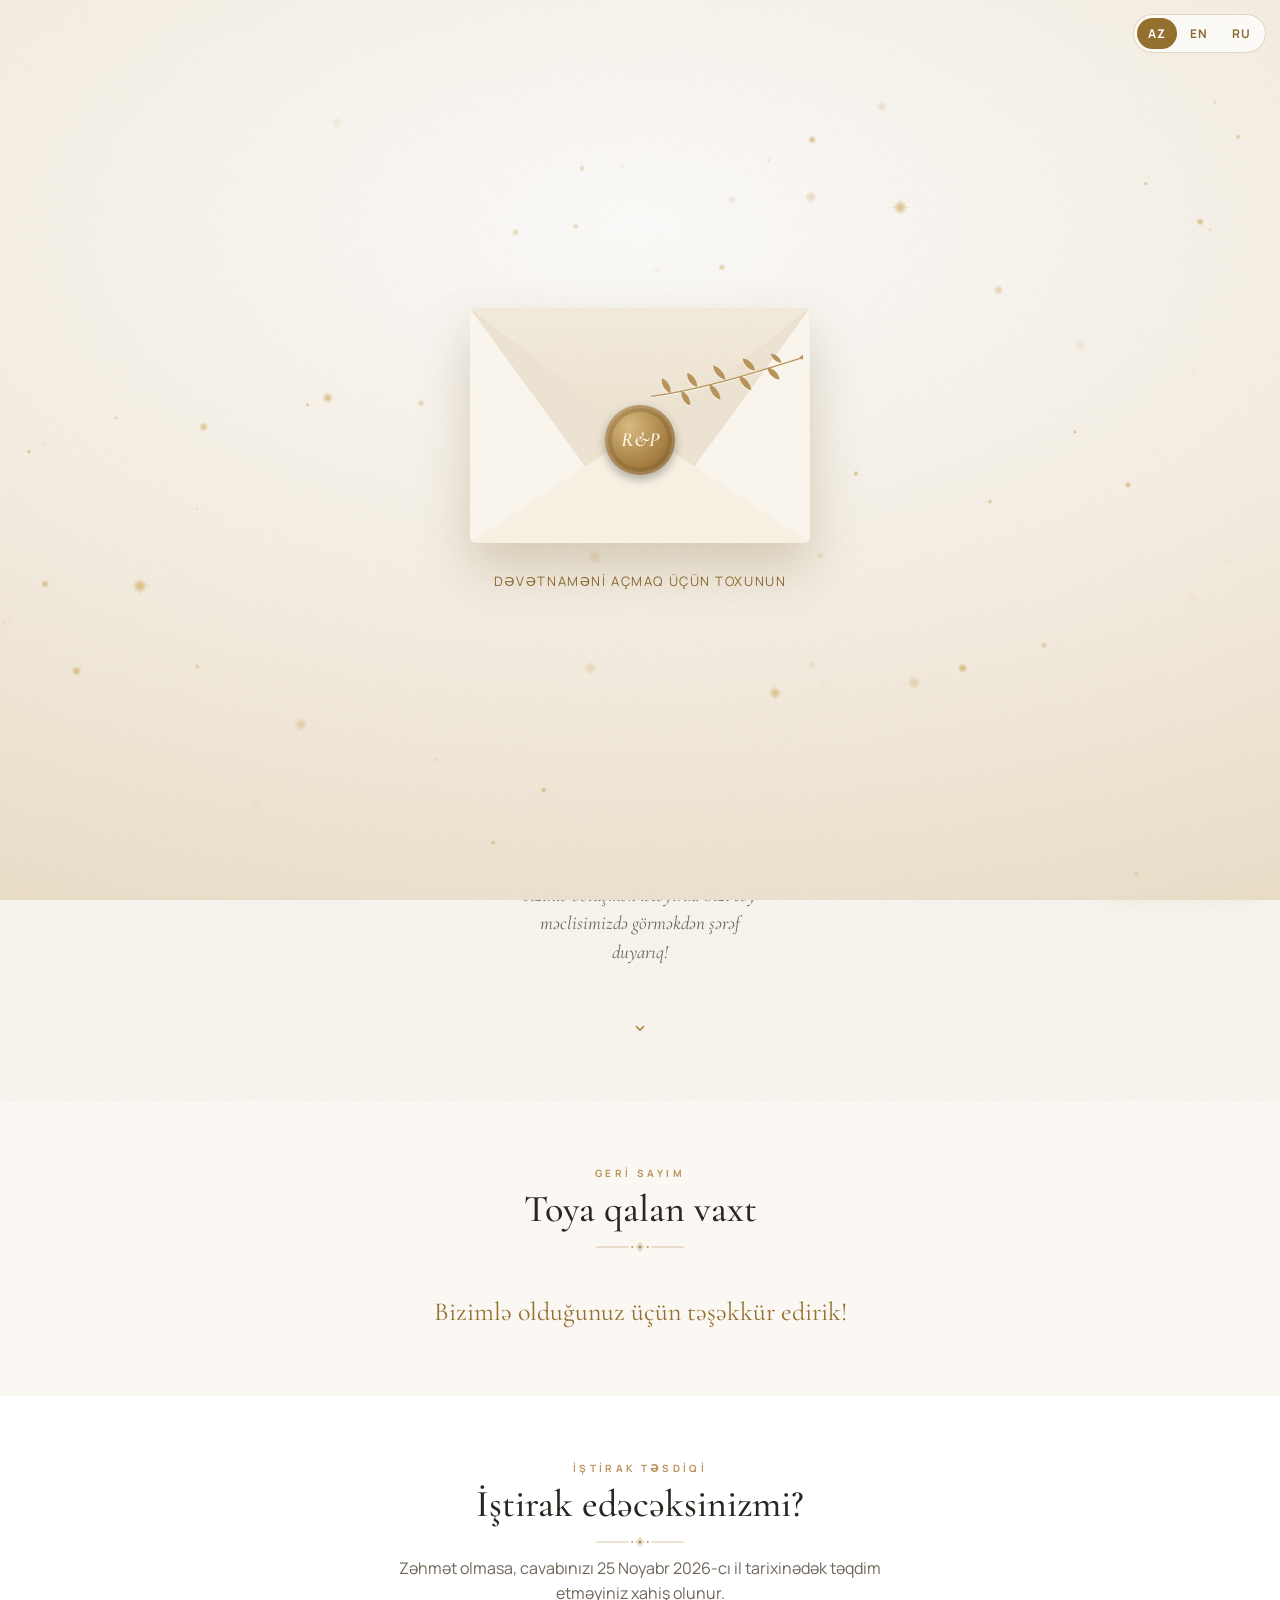
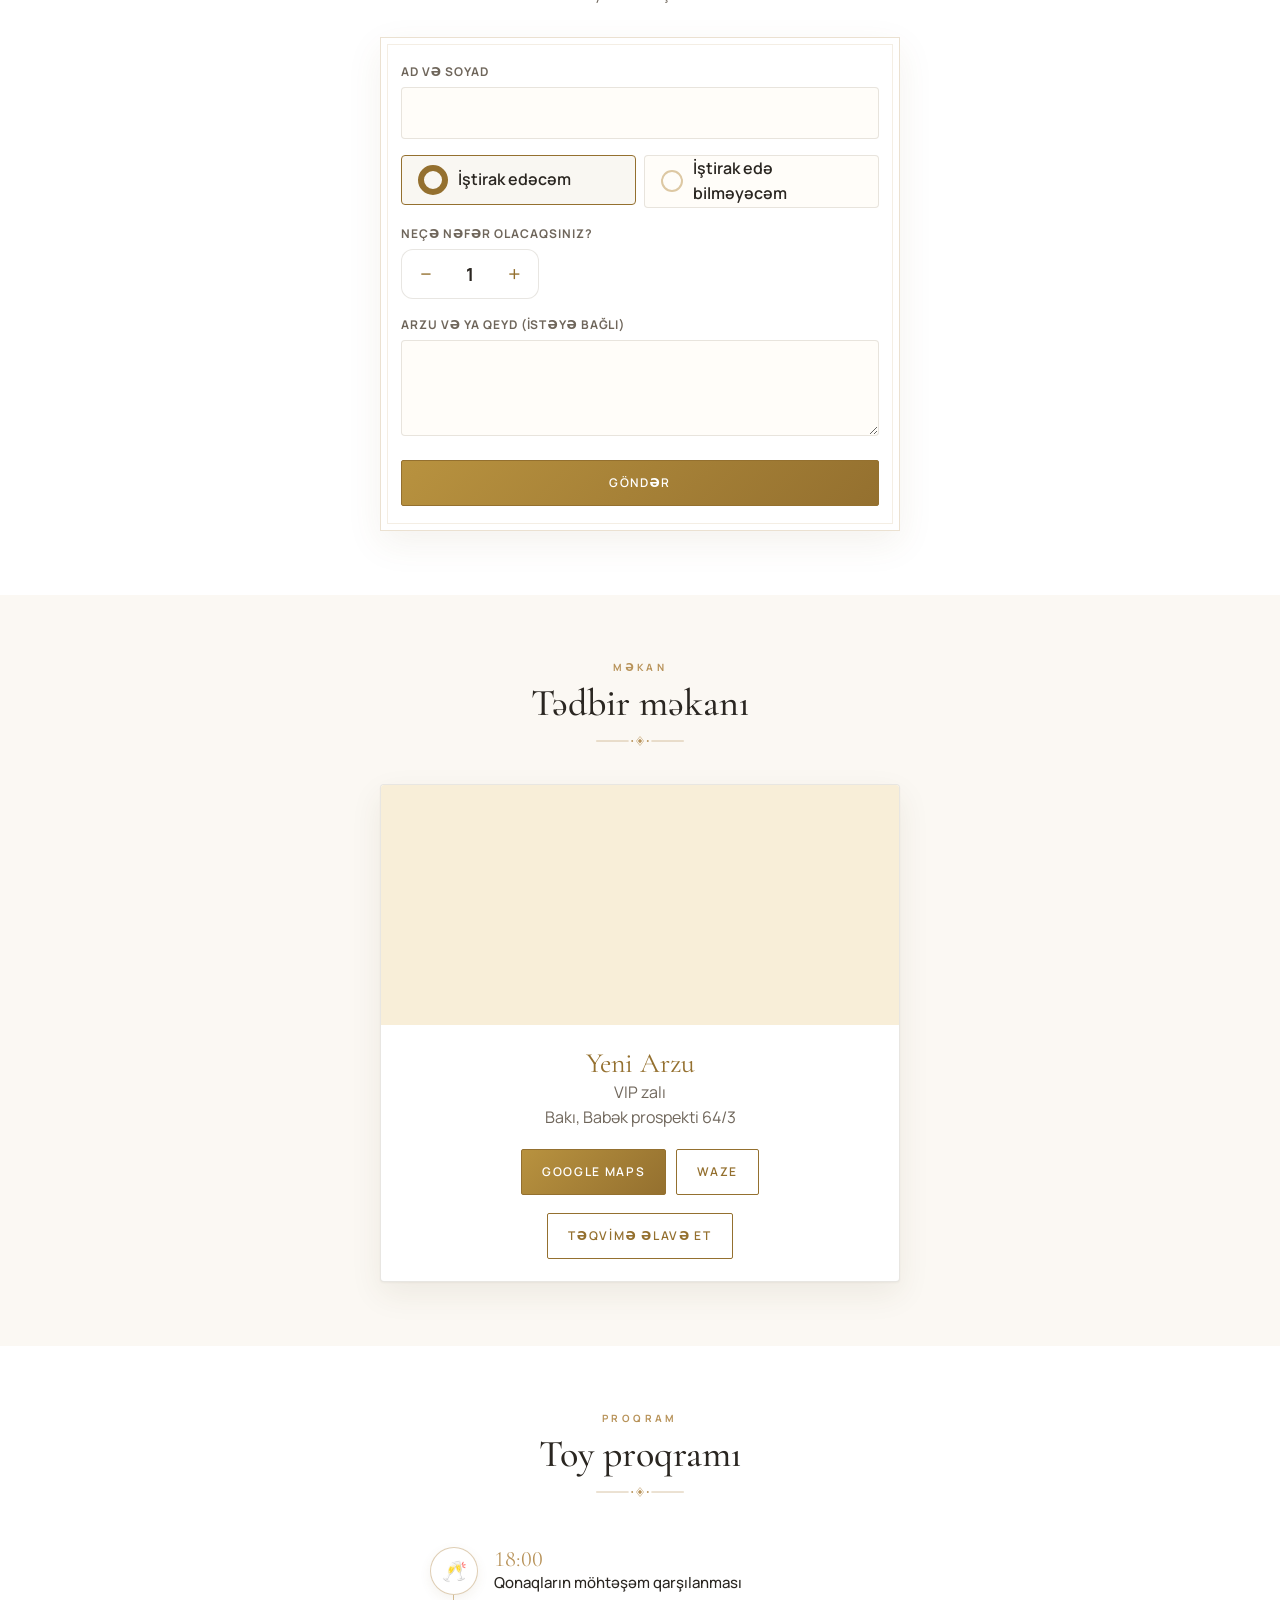
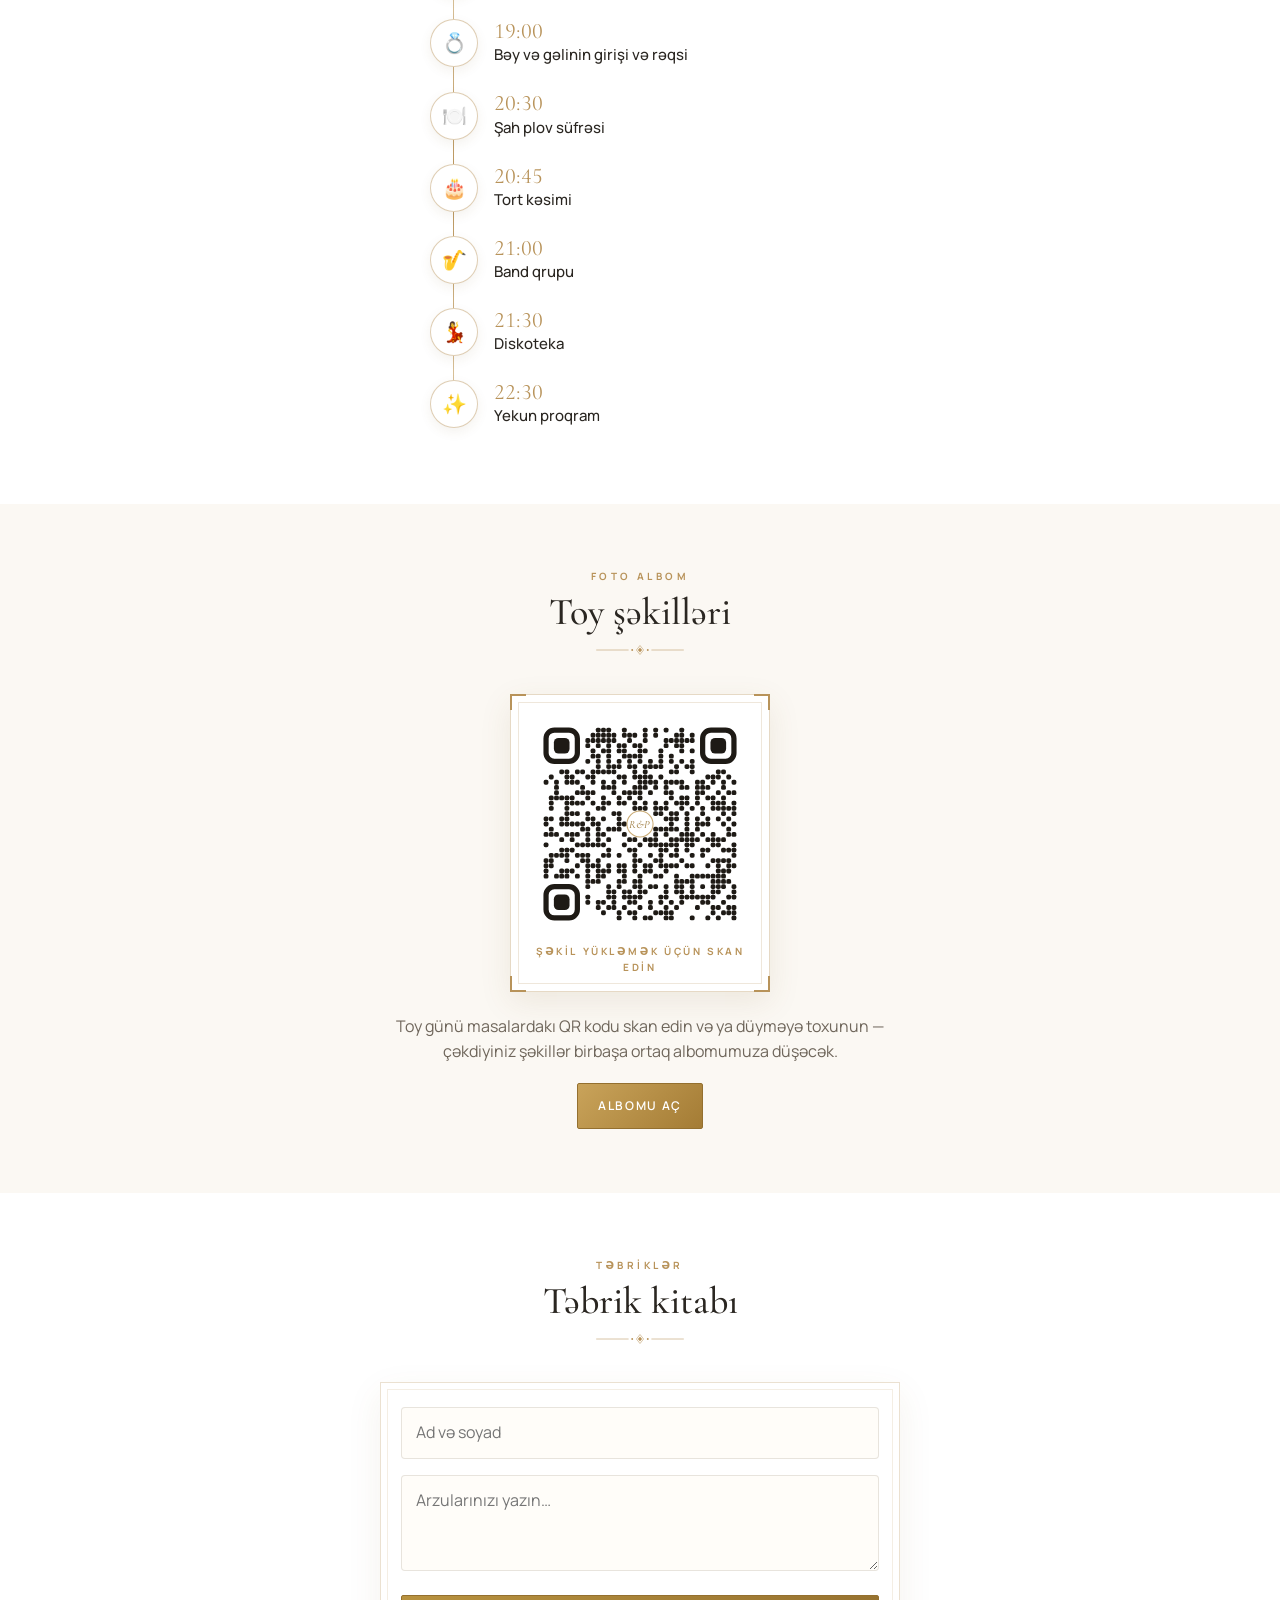
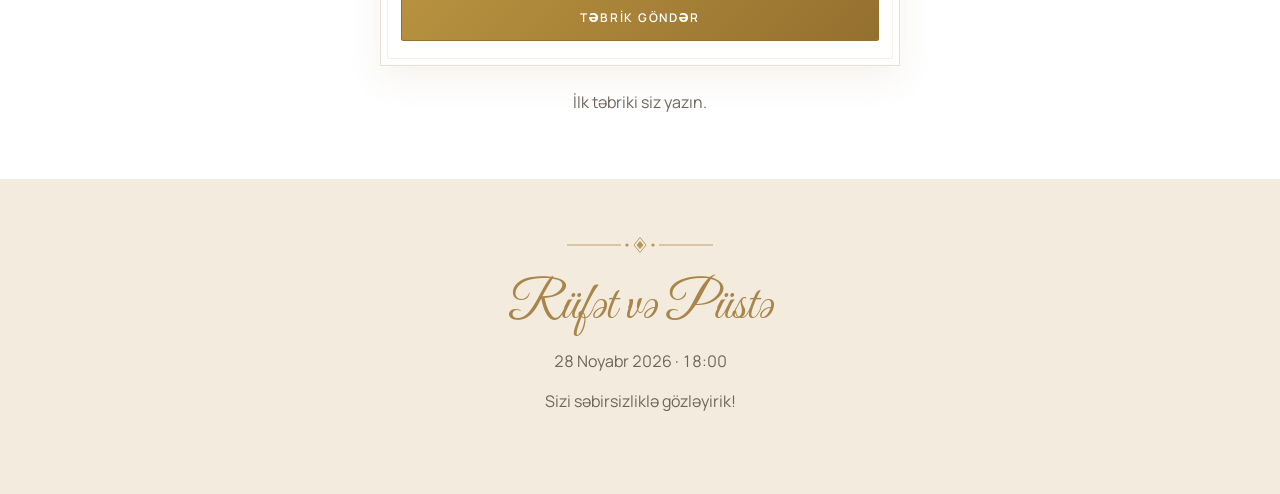
<file: index.html>
<!doctype html>
<html lang="az">
<head>
<meta charset="utf-8">
<meta name="viewport" content="width=device-width, initial-scale=1, viewport-fit=cover">
<title>Rüfət və Püstə — Toy dəvətnaməsi</title>
<meta name="description" content="28 Noyabr 2026, Şənbə · 18:00 · Yeni Arzu, VIP zalı">
<meta property="og:title" content="Rüfət və Püstə — Toy dəvətnaməsi">
<meta property="og:description" content="28 Noyabr 2026, Şənbə · 18:00 · Yeni Arzu, VIP zalı">
<meta property="og:type" content="website">
<meta property="og:url" content="https://rufat0203.github.io/">
<meta property="og:image" content="https://rufat0203.github.io/og-image.jpg?v=2">
<meta property="og:image:secure_url" content="https://rufat0203.github.io/og-image.jpg?v=2">
<meta property="og:image:type" content="image/jpeg">
<meta property="og:image:alt" content="Rüfət və Püstə — toy dəvətnaməsi, 28.11.2026">
<meta property="og:site_name" content="Rüfət və Püstə">
<meta property="og:locale" content="az_AZ">
<meta name="twitter:image" content="https://rufat0203.github.io/og-image.jpg?v=2">
<meta property="og:image:width" content="1200">
<meta property="og:image:height" content="630">
<meta name="twitter:card" content="summary_large_image">
<meta name="theme-color" content="#F6EFE3">
<link rel="preconnect" href="https://fonts.googleapis.com">
<link rel="preconnect" href="https://fonts.gstatic.com" crossorigin>
<link href="https://fonts.googleapis.com/css2?family=Great+Vibes&family=Cormorant+Garamond:ital,wght@0,400;0,500;0,600;1,400;1,500;1,600&family=Manrope:wght@400;500;600;700&display=swap" rel="stylesheet">
<link rel="stylesheet" href="assets/style.css?v=15">
</head>
<body class="locked">

<!-- Zərf açılışı -->
<div class="intro" id="intro">
  <canvas class="sparkles" id="sparkIntro"></canvas>
  <div class="lang-switch" role="group" aria-label="Language">
    <button data-lang="az">AZ</button><button data-lang="en">EN</button><button data-lang="ru">RU</button>
  </div>
  <button class="envelope" id="envelope" aria-label="Open">
    <div class="env-back"></div>
    <div class="env-card"><span class="small" data-i18n="label"></span><span class="nm" id="envNames"></span></div>
    <div class="env-front"></div>
    <div class="env-flap"></div>
    <div class="seal" id="seal"></div>
    <div class="env-sprig"><svg viewBox="0 0 200 70" fill="currentColor" aria-hidden="true"><path d="M6 58 C 50 52, 100 40, 194 10" fill="none" stroke="currentColor" stroke-width="1.6" stroke-linecap="round"/><g><path transform="translate(30 54) rotate(-120)" d="M0 0 C6 -5 16 -5 22 0 C16 5 6 5 0 0Z"/><path transform="translate(44 51) rotate(60)" d="M0 0 C6 -5 16 -5 22 0 C16 5 6 5 0 0Z"/><path transform="translate(64 46) rotate(-125)" d="M0 0 C6 -5 16 -5 22 0 C16 5 6 5 0 0Z"/><path transform="translate(80 43) rotate(55)" d="M0 0 C6 -5 17 -5 24 0 C17 5 6 5 0 0Z"/><path transform="translate(100 37) rotate(-130)" d="M0 0 C6 -5 17 -5 24 0 C17 5 6 5 0 0Z"/><path transform="translate(118 32) rotate(50)" d="M0 0 C6 -5 17 -5 24 0 C17 5 6 5 0 0Z"/><path transform="translate(138 25) rotate(-135)" d="M0 0 C6 -5 16 -5 22 0 C16 5 6 5 0 0Z"/><path transform="translate(154 21) rotate(45)" d="M0 0 C6 -5 16 -5 22 0 C16 5 6 5 0 0Z"/><path transform="translate(172 15) rotate(-140)" d="M0 0 C5 -4 13 -4 18 0 C13 4 5 4 0 0Z"/><path transform="translate(194 10) rotate(-20)" d="M0 0 C5 -4 13 -4 18 0 C13 4 5 4 0 0Z"/></g></svg></div>
  </button>
  <p class="tap" data-i18n="tap"></p>
</div>

<div class="topbar">
  <div class="lang-switch" role="group" aria-label="Language">
    <button data-lang="az">AZ</button><button data-lang="en">EN</button><button data-lang="ru">RU</button>
  </div>
  <button class="music-btn" id="musicBtn" hidden aria-label="Music">
    <span class="mb-ic"><svg viewBox="0 0 24 24" class="note" fill="currentColor"><path d="M9 17.5a2.5 2.5 0 1 1-2-2.45V5.2a1 1 0 0 1 .78-.98l9-2A1 1 0 0 1 18 3.2v11.3a2.5 2.5 0 1 1-2-2.45V6.45l-7 1.56z"/></svg><svg viewBox="0 0 24 24" class="bars" fill="currentColor"><rect x="4" y="6" width="3" height="12" rx="1"/><rect x="10.5" y="3" width="3" height="18" rx="1"/><rect x="17" y="8" width="3" height="10" rx="1"/></svg></span>
    <span class="mb-lbl" id="musicLbl"></span>
  </button>
</div>

<main id="main">
  <header class="hero">
    <canvas class="sparkles" id="sparkHero"></canvas>
    <div class="garland left" aria-hidden="true"></div><div class="garland right" aria-hidden="true"></div>
    <div class="wrap">
      <div class="hero-sprig"><svg viewBox="0 0 200 70" fill="currentColor" aria-hidden="true"><path d="M6 58 C 50 52, 100 40, 194 10" fill="none" stroke="currentColor" stroke-width="1.6" stroke-linecap="round"/><g><path transform="translate(30 54) rotate(-120)" d="M0 0 C6 -5 16 -5 22 0 C16 5 6 5 0 0Z"/><path transform="translate(44 51) rotate(60)" d="M0 0 C6 -5 16 -5 22 0 C16 5 6 5 0 0Z"/><path transform="translate(64 46) rotate(-125)" d="M0 0 C6 -5 16 -5 22 0 C16 5 6 5 0 0Z"/><path transform="translate(80 43) rotate(55)" d="M0 0 C6 -5 17 -5 24 0 C17 5 6 5 0 0Z"/><path transform="translate(100 37) rotate(-130)" d="M0 0 C6 -5 17 -5 24 0 C17 5 6 5 0 0Z"/><path transform="translate(118 32) rotate(50)" d="M0 0 C6 -5 17 -5 24 0 C17 5 6 5 0 0Z"/><path transform="translate(138 25) rotate(-135)" d="M0 0 C6 -5 16 -5 22 0 C16 5 6 5 0 0Z"/><path transform="translate(154 21) rotate(45)" d="M0 0 C6 -5 16 -5 22 0 C16 5 6 5 0 0Z"/><path transform="translate(172 15) rotate(-140)" d="M0 0 C5 -4 13 -4 18 0 C13 4 5 4 0 0Z"/><path transform="translate(194 10) rotate(-20)" d="M0 0 C5 -4 13 -4 18 0 C13 4 5 4 0 0Z"/></g></svg></div>
      <p class="eyebrow" data-i18n="kicker"></p>
      <p class="hero-tag" data-i18n="tagline"></p>
      <h1 class="names" id="heroNames"></h1>
      <div class="dot-divider" aria-hidden="true"><i></i><b></b><b></b><b></b><i></i></div>
      <div class="hero-meta">
        <p class="hm-date" id="heroDate"></p>
        <p class="hm-day" id="heroDay"></p>
        <p class="hm-time" id="heroTime"></p>
        <p class="hm-venue" id="heroVenue"></p>
      </div>
      <div class="rings" id="rings" aria-hidden="true"></div>
      <p class="guest-line" id="guestLine" hidden></p>
      <p class="invite-text" id="inviteText"></p>
      <a class="scroll-cue" href="#countdown" aria-label="Scroll">&#8964;</a>
    </div>
  </header>

  <section class="block" id="countdown">
    <div class="wrap reveal">
      <div class="sec-head"><p class="eyebrow" data-i18n="eb_countdown"></p><h2 class="sec-title" data-i18n="countdown"></h2><div class="orn"></div></div>
      <div class="countdown" id="cd"></div>
    </div>
  </section>

  <section class="block" id="rsvp">
    <div class="wrap reveal">
      <div class="sec-head"><p class="eyebrow" data-i18n="eb_rsvp"></p><h2 class="sec-title" data-i18n="rsvp"></h2><div class="orn"></div>
        <p class="muted" id="rsvpBy"></p></div>
      <form id="rsvpForm" novalidate>
        <div class="field"><label for="rName" data-i18n="name"></label><input class="input" id="rName" maxlength="100" autocomplete="name"></div>
        <div class="field choices three" role="radiogroup">
          <label class="choice"><input type="radio" name="att" value="yes" checked><span data-i18n="yes"></span></label>
          <label class="choice"><input type="radio" name="att" value="no"><span data-i18n="no"></span></label>
          <label class="choice"><input type="radio" name="att" value="maybe"><span data-i18n="maybe"></span></label>
        </div>
        <div class="field" id="countField"><span class="lbl" data-i18n="count"></span>
          <div class="stepper"><button type="button" id="minus" aria-label="-">−</button><output id="cnt">1</output><button type="button" id="plus" aria-label="+">+</button></div>
        </div>
        <div class="field"><label for="rNote" data-i18n="note"></label><textarea class="input" id="rNote" maxlength="500"></textarea></div>
        <button class="btn block" id="rSend" data-i18n="send"></button>
        <div class="notice" id="rMsg" role="status"></div>
      </form>
    </div>
  </section>

  <section class="block" id="story">
    <div class="wrap reveal">
      <div class="sec-head"><p class="eyebrow" data-i18n="eb_story"></p><h2 class="sec-title" data-i18n="story"></h2><div class="orn"></div></div>
      <div class="story" id="storyList"></div>
    </div>
  </section>

  <section class="block" id="venue">
    <div class="wrap reveal">
      <div class="sec-head"><p class="eyebrow" data-i18n="eb_venue"></p><h2 class="sec-title" data-i18n="venue"></h2><div class="orn"></div></div>
      <div class="card">
        <iframe class="map" id="map" loading="lazy" referrerpolicy="no-referrer-when-downgrade" title="Map"></iframe>
        <div class="venue-info">
          <p class="venue-name" id="venueName"></p>
          <p class="muted" id="venueHall"></p>
          <p class="muted" id="venueAddr"></p>
          <div class="btn-row">
            <a class="btn" id="gmaps" target="_blank" rel="noopener"><span data-i18n="maps"></span></a>
            <a class="btn ghost" id="waze" target="_blank" rel="noopener"><span data-i18n="waze"></span></a>
          </div>
          <div class="btn-row"><button class="btn ghost" id="icsBtn"><span data-i18n="calendar"></span></button></div>
        </div>
      </div>
    </div>
  </section>

  <section class="block" id="program">
    <div class="wrap reveal">
      <div class="sec-head"><p class="eyebrow" data-i18n="eb_program"></p><h2 class="sec-title" data-i18n="program"></h2><div class="orn"></div></div>
      <ul class="program" id="programList"></ul>
    </div>
  </section>

  <section class="block" id="dress">
    <div class="wrap reveal dress">
      <div class="sec-head"><p class="eyebrow" data-i18n="eb_dress"></p><h2 class="sec-title" data-i18n="dress"></h2><div class="orn"></div></div>
      <p class="dress-title" id="dressTitle"></p>
      <p class="muted" id="dressNote"></p>
      <div class="swatches" id="swatches"></div>
    </div>
  </section>

  <section class="block" id="seating">
    <div class="wrap reveal">
      <div class="sec-head"><p class="eyebrow" data-i18n="eb_seating"></p><h2 class="sec-title" data-i18n="seating"></h2><div class="orn"></div></div>
      <form class="seat-form" id="seatForm">
        <input class="input" id="seatInput" data-i18n-ph="seat_ph" autocomplete="name">
        <button class="btn" data-i18n="seat_btn"></button>
      </form>
      <p class="seat-result" id="seatResult" aria-live="polite"></p>
    </div>
  </section>

  <section class="block" id="photos">
    <div class="wrap reveal photo-cta">
      <div class="sec-head"><p class="eyebrow" data-i18n="eb_photos"></p><h2 class="sec-title" data-i18n="photos"></h2><div class="orn"></div></div>
      <div class="qr-card">
        <span class="qc-corner tl"></span><span class="qc-corner tr"></span><span class="qc-corner bl"></span><span class="qc-corner br"></span>
        <div class="qr-svg" id="qrPhotos"></div>
        <p class="qc-cap" data-i18n="scan_cap"></p>
      </div>
      <p class="muted" data-i18n="photos_text"></p>
      <div class="btn-row"><a class="btn gold" href="foto.html" id="albumLink"><span data-i18n="photos_btn"></span></a></div>
    </div>
  </section>

  <section class="block" id="guestbook">
    <div class="wrap reveal">
      <div class="sec-head"><p class="eyebrow" data-i18n="eb_gb"></p><h2 class="sec-title" data-i18n="gb"></h2><div class="orn"></div></div>
      <form id="gbForm" novalidate>
        <div class="field"><input class="input" id="gName" maxlength="80" data-i18n-ph="name" autocomplete="name"></div>
        <div class="field"><textarea class="input" id="gText" maxlength="600" data-i18n-ph="gb_ph"></textarea></div>
        <button class="btn block" id="gSend" data-i18n="gb_send"></button>
        <div class="notice" id="gMsg" role="status"></div>
      </form>
      <div class="wishes" id="wishes"></div>
    </div>
  </section>

  <footer>
    <div class="wrap">
      <div class="orn"></div>
      <p class="names" id="footNames"></p>
      <p id="footDate"></p>
      <p style="margin-top:14px" data-i18n="footer"></p>
    </div>
  </footer>
</main>

<audio id="audio" loop preload="none"></audio>

<script src="config.js?v=15"></script>
<script src="assets/core.js?v=15"></script>
<script src="assets/vendor/qrcode.js?v=15"></script>
<script src="assets/invite.js?v=15"></script>
<script type="importmap">{ "imports": { "three": "./assets/vendor/three.module.min.js" } }</script>
<script type="module">
  import { mountRings } from "./assets/rings3d.js?v=15";
  const box = document.getElementById("rings");
  try { if (box && mountRings(box)) box.classList.add("webgl"); } catch (e) { console.warn("3D üzüklər alınmadı:", e); }
</script>
</body>
</html>
</file>
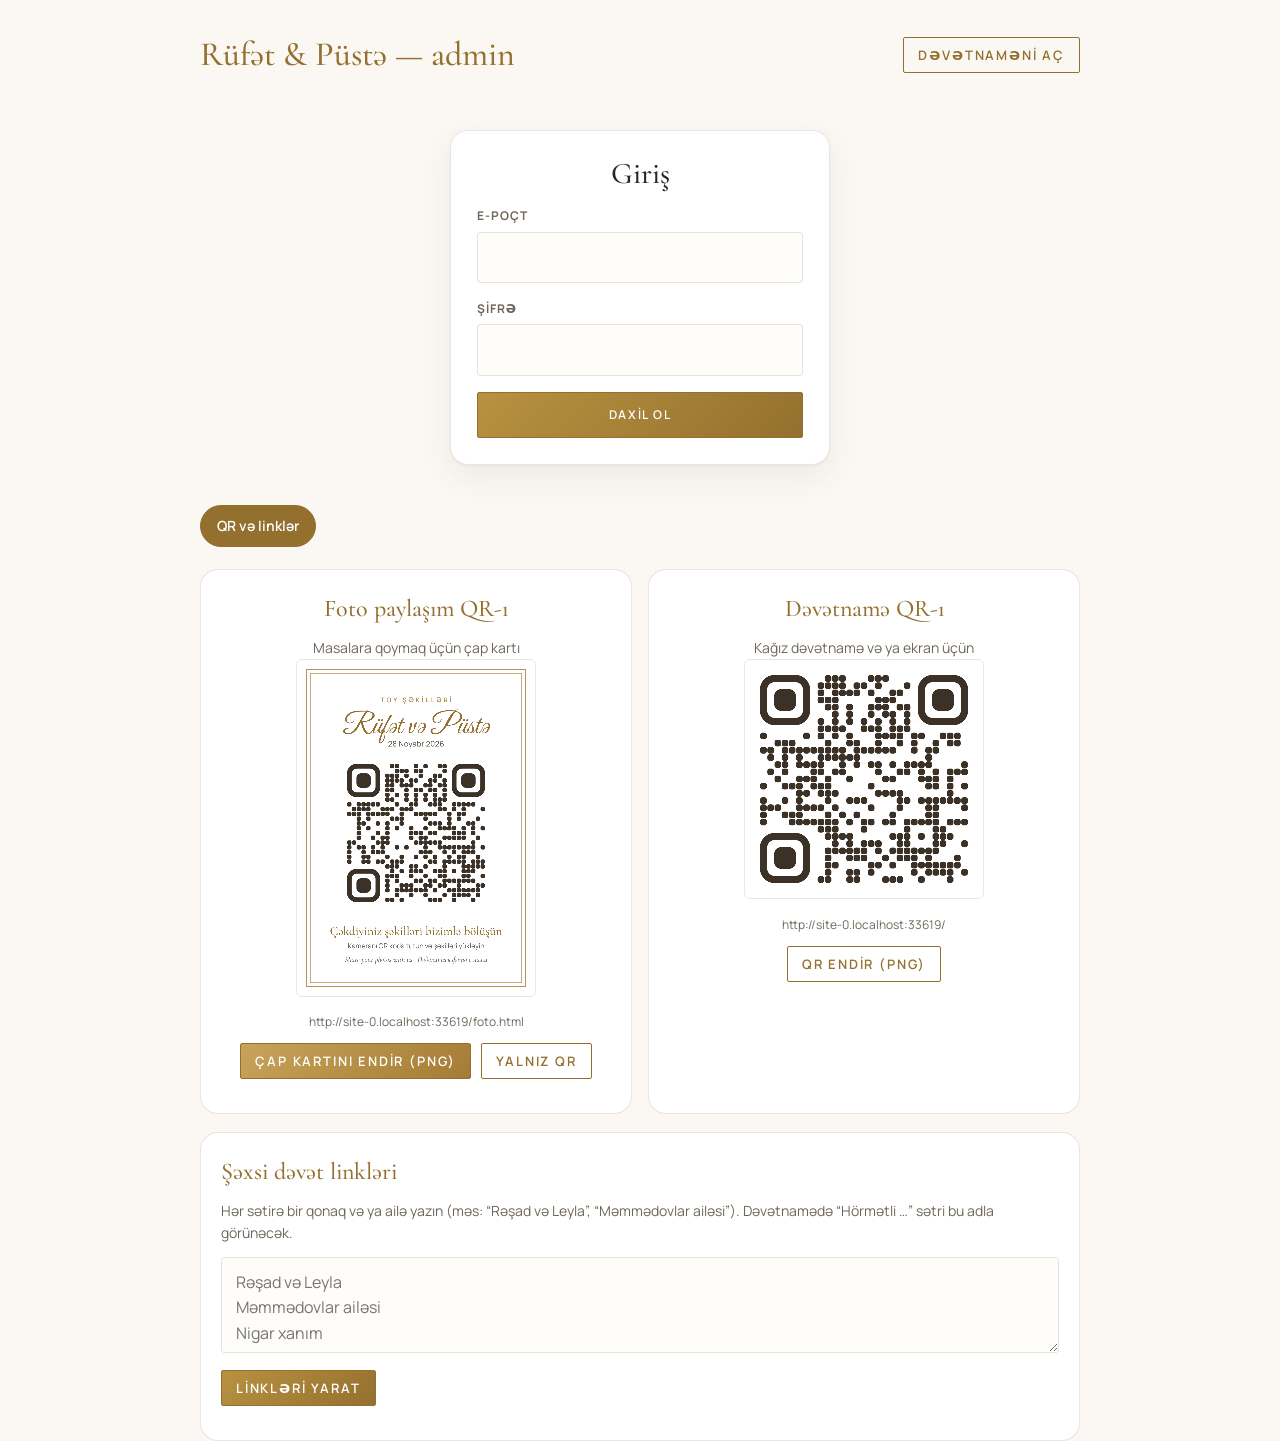
<file: admin.html>
<!doctype html>
<html lang="az">
<head>
<meta charset="utf-8">
<meta name="viewport" content="width=device-width, initial-scale=1">
<meta name="robots" content="noindex, nofollow">
<title>Admin — Toy</title>
<link rel="preconnect" href="https://fonts.googleapis.com">
<link rel="preconnect" href="https://fonts.gstatic.com" crossorigin>
<link href="https://fonts.googleapis.com/css2?family=Great+Vibes&family=Cormorant+Garamond:ital,wght@0,500;1,500&family=Manrope:wght@400;500;600;700&display=swap" rel="stylesheet">
<link rel="stylesheet" href="assets/style.css?v=15">
<style>
  body { background: var(--ivory); }
  .wrap { max-width: 920px; }
  .top { padding: 28px 0 8px; display: flex; justify-content: space-between; align-items: center; gap: 12px; flex-wrap: wrap; }
  .top h1 { font-family: var(--serif); font-weight: 500; font-size: 34px; color: var(--emerald); }
  .tabs { display: flex; gap: 6px; flex-wrap: wrap; margin: 16px 0 22px; }
  .tabs button { border: 1px solid var(--line); background: var(--paper); padding: 9px 16px; border-radius: 999px; font-weight: 600; font-size: 14px; cursor: pointer; }
  .tabs button[aria-selected="true"] { background: var(--emerald); color: var(--paper); border-color: var(--emerald); }
  .panel { display: none; } .panel.on { display: block; }
  .stats { display: grid; grid-template-columns: repeat(auto-fit, minmax(150px, 1fr)); gap: 10px; margin-bottom: 18px; }
  .stat { background: var(--paper); border: 1px solid var(--line); border-radius: 14px; padding: 14px 16px; }
  .stat b { display: block; font-family: var(--serif); font-size: 36px; color: var(--emerald); line-height: 1.1; font-weight: 500; }
  .stat span { font-size: 12px; color: var(--ink-soft); font-weight: 600; letter-spacing: .04em; }
  .tbl-wrap { overflow-x: auto; background: var(--paper); border: 1px solid var(--line); border-radius: 14px; }
  table { width: 100%; border-collapse: collapse; font-size: 14px; }
  th, td { text-align: left; padding: 10px 12px; border-bottom: 1px solid var(--line); vertical-align: top; }
  th { font-size: 11px; text-transform: uppercase; letter-spacing: .08em; color: var(--ink-soft); background: rgba(0,0,0,.02); }
  tr:last-child td { border-bottom: 0; }
  .pill { display: inline-block; padding: 2px 10px; border-radius: 999px; font-size: 12px; font-weight: 700; }
  .pill.yes { background: rgba(47,107,79,.12); color: var(--ok); }
  .pill.no { background: rgba(155,59,59,.1); color: var(--err); }
  .pill.maybe { background: rgba(176,141,87,.15); color: #7E5E2D; }
  .del { border: 0; background: none; color: var(--err); cursor: pointer; font-size: 18px; line-height: 1; padding: 4px; }
  .bar { display: flex; gap: 10px; flex-wrap: wrap; align-items: center; margin-bottom: 14px; }
  .login { max-width: 380px; margin: 40px auto; background: var(--paper); border: 1px solid var(--line); border-radius: var(--radius); padding: 26px; box-shadow: var(--shadow); }
  .qr-grid { display: grid; grid-template-columns: repeat(auto-fit, minmax(260px, 1fr)); gap: 16px; }
  .qr-box { background: var(--paper); border: 1px solid var(--line); border-radius: var(--radius); padding: 20px; text-align: center; }
  .qr-box canvas { width: 100%; max-width: 240px; height: auto; border-radius: 6px; border: 1px solid var(--line); }
  .qr-box h3, .links h3 { font-family: var(--serif); font-weight: 500; font-size: 24px; color: var(--emerald); margin-bottom: 8px; }
  .url { font-size: 12px; word-break: break-all; color: var(--ink-soft); margin: 8px 0 12px; }
  .links { margin-top: 18px; background: var(--paper); border: 1px solid var(--line); border-radius: var(--radius); padding: 20px; }
  .link-row { display: flex; gap: 8px; align-items: center; padding: 10px 0; border-bottom: 1px solid var(--line); flex-wrap: wrap; }
  .link-row:last-child { border-bottom: 0; }
  .link-row .nm { font-weight: 700; min-width: 140px; }
  .link-row .u { flex: 1; font-size: 12px; color: var(--ink-soft); word-break: break-all; min-width: 200px; }
  .btn.sm { min-height: 36px; padding: 0 14px; font-size: 13px; }
  .pgrid { display: grid; grid-template-columns: repeat(auto-fill, minmax(110px, 1fr)); gap: 6px; }
  .pgrid figure { position: relative; aspect-ratio: 1; background: #E8E2D4; border-radius: 6px; overflow: hidden; }
  .pgrid img { width: 100%; height: 100%; object-fit: cover; }
  .pgrid .del { position: absolute; top: 4px; right: 4px; background: rgba(255,255,255,.9); border-radius: 50%; width: 28px; height: 28px; font-size: 16px; }
  .pgrid figcaption { position: absolute; left: 0; right: 0; bottom: 0; font-size: 10px; color: #fff; background: linear-gradient(transparent, rgba(0,0,0,.6)); padding: 10px 6px 4px; white-space: nowrap; overflow: hidden; text-overflow: ellipsis; }
  .warn { background: rgba(176,141,87,.12); border: 1px solid rgba(176,141,87,.35); border-radius: 12px; padding: 12px 14px; font-size: 14px; margin-bottom: 18px; }
</style>
</head>
<body>
<div class="wrap">
  <div class="top">
    <h1 id="title">Admin panel</h1>
    <div class="bar" style="margin:0"><a class="btn ghost sm" href="index.html" target="_blank">Dəvətnaməni aç</a><button class="btn ghost sm" id="logout" hidden>Çıxış</button></div>
  </div>

  <div class="warn" id="demoWarn" hidden>Supabase qoşulmayıb — <b>config.js</b> faylında <b>supabase.url</b> və <b>anonKey</b> yazın. Hələlik yalnız “QR və linklər” bölməsi işləyir.</div>

  <form class="login" id="loginForm" hidden>
    <h2 class="sec-title" style="font-size:30px;margin-bottom:16px">Giriş</h2>
    <div class="field"><label for="em">E-poçt</label><input class="input" id="em" type="email" autocomplete="username" required></div>
    <div class="field"><label for="pw">Şifrə</label><input class="input" id="pw" type="password" autocomplete="current-password" required></div>
    <button class="btn block">Daxil ol</button>
    <div class="notice" id="loginMsg"></div>
  </form>

  <div class="tabs" role="tablist" id="tabs">
    <button role="tab" data-p="pRsvp" class="needs-auth">Təsdiqlər</button>
    <button role="tab" data-p="pWish" class="needs-auth">Təbriklər</button>
    <button role="tab" data-p="pPhoto" class="needs-auth">Şəkillər</button>
    <button role="tab" data-p="pQr">QR və linklər</button>
  </div>

  <!-- RSVP -->
  <section class="panel" id="pRsvp">
    <div class="stats" id="stats"></div>
    <div class="bar"><button class="btn sm" id="csv">CSV (Excel) endir</button><button class="btn ghost sm" id="reloadR">Yenilə</button></div>
    <div class="tbl-wrap"><table><thead><tr><th>Ad</th><th>Cavab</th><th>Nəfər</th><th>Qeyd</th><th>Tarix</th><th></th></tr></thead><tbody id="rBody"></tbody></table></div>
  </section>

  <!-- Guestbook -->
  <section class="panel" id="pWish">
    <div class="bar"><span class="muted" id="wCount"></span></div>
    <div class="tbl-wrap"><table><thead><tr><th>Ad</th><th>Təbrik</th><th>Tarix</th><th></th></tr></thead><tbody id="wBody"></tbody></table></div>
  </section>

  <!-- Photos -->
  <section class="panel" id="pPhoto">
    <div class="bar"><button class="btn gold sm" id="zip">Bütün şəkilləri ZIP endir</button><span class="muted" id="pCount"></span></div>
    <div class="progress" id="zprog"><i></i></div>
    <p class="muted" id="zmsg" style="margin:8px 0 14px;font-size:14px"></p>
    <div class="pgrid" id="pGrid"></div>
  </section>

  <!-- QR & Links -->
  <section class="panel" id="pQr">
    <div class="qr-grid">
      <div class="qr-box">
        <h3>Foto paylaşım QR-ı</h3>
        <p class="muted" style="font-size:14px">Masalara qoymaq üçün çap kartı</p>
        <canvas id="cardCanvas" width="1240" height="1748"></canvas>
        <p class="url" id="fotoUrl"></p>
        <div class="bar" style="justify-content:center"><button class="btn gold sm" id="dlCard">Çap kartını endir (PNG)</button><button class="btn ghost sm" id="dlQr">Yalnız QR</button></div>
      </div>
      <div class="qr-box">
        <h3>Dəvətnamə QR-ı</h3>
        <p class="muted" style="font-size:14px">Kağız dəvətnamə və ya ekran üçün</p>
        <canvas id="invQr" width="1024" height="1024"></canvas>
        <p class="url" id="invUrl"></p>
        <div class="bar" style="justify-content:center"><button class="btn ghost sm" id="dlInv">QR endir (PNG)</button></div>
      </div>
    </div>

    <div class="links">
      <h3>Şəxsi dəvət linkləri</h3>
      <p class="muted" style="font-size:14px;margin-bottom:12px">Hər sətirə bir qonaq və ya ailə yazın (məs: “Rəşad və Leyla”, “Məmmədovlar ailəsi”). Dəvətnamədə “Hörmətli …” sətri bu adla görünəcək.</p>
      <textarea class="input" id="names" placeholder="Rəşad və Leyla&#10;Məmmədovlar ailəsi&#10;Nigar xanım"></textarea>
      <div class="bar" style="margin-top:10px"><button class="btn sm" id="mk">Linkləri yarat</button></div>
      <div id="linkList"></div>
    </div>
  </section>
</div>

<script src="config.js?v=15"></script>
<script src="assets/core.js?v=15"></script>
<script src="assets/vendor/qrcode.js?v=15"></script>
<script>
(function () {
  const T = TOY, W = T.W, $ = id => document.getElementById(id);
  const fmt = s => new Date(s).toLocaleString("az-AZ", { timeZone: "Asia/Baku", day: "2-digit", month: "2-digit", hour: "2-digit", minute: "2-digit" });
  $("title").textContent = `${T.first} & ${T.second} — admin`;
  let sb = null, rsvps = [], photos = [];

  /* ---------- Tabs ---------- */
  function openTab(id) {
    document.querySelectorAll(".tabs button").forEach(b => b.setAttribute("aria-selected", b.dataset.p === id));
    document.querySelectorAll(".panel").forEach(p => p.classList.toggle("on", p.id === id));
  }
  $("tabs").addEventListener("click", e => { const b = e.target.closest("button"); if (b && !b.hidden) openTab(b.dataset.p); });
  function authUI(on) {
    document.querySelectorAll(".needs-auth").forEach(b => b.hidden = !on);
    $("loginForm").hidden = on || T.isDemo;
    $("logout").hidden = !on;
    openTab(on ? "pRsvp" : "pQr");
  }

  /* ---------- Auth ---------- */
  async function init() {
    buildQr();
    if (T.isDemo) { $("demoWarn").hidden = false; authUI(false); return; }
    sb = await T.sb();
    const { data } = await sb.auth.getSession();
    if (data.session) { authUI(true); loadAll(); } else authUI(false);
  }
  $("loginForm").addEventListener("submit", async e => {
    e.preventDefault();
    const { error } = await sb.auth.signInWithPassword({ email: $("em").value.trim(), password: $("pw").value });
    if (error) { const m = $("loginMsg"); m.className = "notice show err"; m.textContent = "E-poçt və ya şifrə yanlışdır."; return; }
    authUI(true); loadAll();
  });
  $("logout").onclick = async () => { await sb.auth.signOut(); location.reload(); };

  function loadAll() { loadR(); loadW(); loadP(); }

  /* ---------- RSVP ---------- */
  async function loadR() {
    const { data, error } = await sb.from("rsvps").select("*").order("created_at", { ascending: false });
    if (error) { $("rBody").innerHTML = `<tr><td colspan="6">Xəta: ${T.esc(error.message)} — admin e-poçtu SQL-də düzgün yazılıbmı?</td></tr>`; return; }
    rsvps = data || [];
    const by = k => rsvps.filter(r => r.attending === k);
    const heads = by("yes").reduce((s, r) => s + (r.guests || 0), 0);
    const maybeHeads = by("maybe").reduce((s, r) => s + (r.guests || 0), 0);
    $("stats").innerHTML = [
      [heads, `Gələcək nəfər (${by("yes").length} cavab)`],
      [by("no").length, "Gəlməyəcək"],
      [maybeHeads, `Bəlkə — nəfər (${by("maybe").length} cavab)`],
      [rsvps.length, "Cəmi cavab"]
    ].map(([n, l]) => `<div class="stat"><b>${n}</b><span>${l}</span></div>`).join("");
    const lbl = { yes: "Gələcək", no: "Gəlməyəcək", maybe: "Bəlkə" };
    $("rBody").innerHTML = rsvps.length ? rsvps.map(r => `<tr><td><b>${T.esc(r.name)}</b></td><td><span class="pill ${r.attending}">${lbl[r.attending] || r.attending}</span></td><td>${r.guests ?? ""}</td><td>${T.esc(r.message || "")}</td><td style="white-space:nowrap">${fmt(r.created_at)}</td><td><button class="del" data-t="rsvps" data-id="${r.id}" title="Sil">×</button></td></tr>`).join("")
      : `<tr><td colspan="6" class="muted">Hələ cavab yoxdur.</td></tr>`;
  }
  $("reloadR").onclick = loadR;
  $("csv").onclick = () => {
    const rows = [["Ad", "Cavab", "Nəfər", "Qeyd", "Dil", "Tarix"], ...rsvps.map(r => [r.name, r.attending, r.guests, r.message || "", r.lang || "", fmt(r.created_at)])];
    const csv = "﻿" + rows.map(r => r.map(v => `"${String(v ?? "").replace(/"/g, '""')}"`).join(";")).join("\r\n");
    download(new Blob([csv], { type: "text/csv;charset=utf-8" }), "toy-tesdiqler.csv");
  };

  /* ---------- Guestbook ---------- */
  async function loadW() {
    const { data, error } = await sb.from("guestbook").select("*").order("created_at", { ascending: false });
    if (error) return;
    $("wCount").textContent = `${data.length} təbrik`;
    $("wBody").innerHTML = data.length ? data.map(w => `<tr><td><b>${T.esc(w.name)}</b></td><td>${T.esc(w.message)}</td><td style="white-space:nowrap">${fmt(w.created_at)}</td><td><button class="del" data-t="guestbook" data-id="${w.id}" title="Sil">×</button></td></tr>`).join("")
      : `<tr><td colspan="4" class="muted">Hələ təbrik yoxdur.</td></tr>`;
  }

  /* ---------- Photos ---------- */
  async function loadP() {
    const { data, error } = await sb.from("photos").select("*").order("created_at", { ascending: false });
    if (error) return;
    photos = data || [];
    $("pCount").textContent = `${photos.length} şəkil`;
    $("pGrid").innerHTML = photos.map(p => `<figure><img loading="lazy" src="${T.esc(T.photoUrl(p.path))}" alt=""><button class="del" data-t="photos" data-id="${p.id}" data-path="${T.esc(p.path)}" title="Sil">×</button>${p.uploader ? `<figcaption>${T.esc(p.uploader)}</figcaption>` : ""}</figure>`).join("");
  }
  $("zip").onclick = async () => {
    if (!photos.length) return;
    const btn = $("zip"); btn.disabled = true;
    if (!window.JSZip) await new Promise((res, rej) => { const s = document.createElement("script"); s.src = "assets/vendor/jszip.min.js"; s.onload = res; s.onerror = rej; document.head.appendChild(s); });
    const zip = new JSZip(), bar = $("zprog"); bar.classList.add("show");
    let i = 0, fail = 0;
    for (const p of photos) {
      try {
        const r = await fetch(T.photoUrl(p.path)); if (!r.ok) throw 0;
        const who = (p.uploader || "qonaq").replace(/[^\p{L}\p{N} _-]/gu, "").trim().slice(0, 30) || "qonaq";
        zip.file(`${String(photos.length - i).padStart(4, "0")}-${who}.jpg`, await r.blob());
      } catch (e) { fail++; }
      i++; bar.firstChild.style.width = (i / photos.length * 90) + "%";
      $("zmsg").textContent = `${i} / ${photos.length} hazırlanır…`;
    }
    $("zmsg").textContent = "ZIP faylı yaradılır…";
    const blob = await zip.generateAsync({ type: "blob" }, m => bar.firstChild.style.width = (90 + m.percent / 10) + "%");
    download(blob, `${T.first}-${T.second}-toy-sekilleri.zip`);
    $("zmsg").textContent = `Hazırdır: ${photos.length - fail} şəkil${fail ? `, ${fail} şəkil alınmadı` : ""}.`;
    btn.disabled = false; setTimeout(() => bar.classList.remove("show"), 1500);
  };

  /* ---------- Delete ---------- */
  document.addEventListener("click", async e => {
    const b = e.target.closest(".del"); if (!b || !sb) return;
    if (!confirm("Silinsin? Bu geri qaytarılmır.")) return;
    if (b.dataset.path) await sb.storage.from("photos").remove([b.dataset.path]);
    const { error } = await sb.from(b.dataset.t).delete().eq("id", b.dataset.id);
    if (error) return alert("Silinmədi: " + error.message);
    ({ rsvps: loadR, guestbook: loadW, photos: loadP })[b.dataset.t]();
  });

  /* ---------- QR ---------- */
  function qrMatrix(text) { const q = qrcode(0, "M"); q.addData(text); q.make(); return q; }
  function drawQr(ctx, text, x, y, size, color) {
    const q = qrMatrix(text), n = q.getModuleCount(), cell = size / n;
    const finder = (r, k) => (r < 7 && k < 7) || (r < 7 && k >= n - 7) || (r >= n - 7 && k < 7);
    const rr = (px, py, w, h, rad) => { ctx.beginPath(); ctx.roundRect ? ctx.roundRect(px, py, w, h, rad) : ctx.rect(px, py, w, h); ctx.fill(); };
    ctx.fillStyle = color;
    for (let r = 0; r < n; r++) for (let k = 0; k < n; k++) if (q.isDark(r, k) && !finder(r, k))
      rr(x + k * cell + cell * .04, y + r * cell + cell * .04, cell * .92, cell * .92, cell * .32);
    for (const [r, k] of [[0, 0], [0, n - 7], [n - 7, 0]]) {               // yumru "göz"lər
      const ex = x + k * cell, ey = y + r * cell;
      ctx.lineWidth = cell; ctx.strokeStyle = color;
      ctx.beginPath(); ctx.roundRect ? ctx.roundRect(ex + cell / 2, ey + cell / 2, cell * 6, cell * 6, cell * 1.6) : ctx.rect(ex + cell / 2, ey + cell / 2, cell * 6, cell * 6); ctx.stroke();
      rr(ex + cell * 2, ey + cell * 2, cell * 3, cell * 3, cell * .9);
    }
  }
  const fotoLink = () => T.baseUrl() + "foto.html";
  const invLink = () => T.baseUrl();

  async function buildQr() {
    $("fotoUrl").textContent = fotoLink(); $("invUrl").textContent = invLink();
    try { await Promise.all([document.fonts.load('500 120px "Cormorant Garamond"'), document.fonts.load('italic 500 120px "Cormorant Garamond"'), document.fonts.load('400 120px "Great Vibes"'), document.fonts.load('700 40px "Manrope"')]); } catch (e) {}
    const css = getComputedStyle(document.documentElement), v = n => css.getPropertyValue(n).trim();
    const C = { paper: v("--paper") || "#FBF8F2", gold: v("--gold") || "#B08D57", main: v("--emerald") || "#1E4D3F", deep: v("--emerald-deep") || "#13352B", soft: v("--ink-soft") || "#55605A" };
    // Çap kartı (A6, 300 dpi)
    const c = $("cardCanvas"), x = c.getContext("2d"), Wd = c.width, H = c.height;
    x.fillStyle = C.paper; x.fillRect(0, 0, Wd, H);
    x.strokeStyle = C.gold; x.lineWidth = 4; x.strokeRect(50, 50, Wd - 100, H - 100);
    x.lineWidth = 1.5; x.strokeRect(70, 70, Wd - 140, H - 140);
    x.textAlign = "center"; x.fillStyle = C.gold;
    x.font = '700 34px "Manrope", sans-serif'; spaced(x, "TOY ŞƏKİLLƏRİ", Wd / 2, 220, 10);
    x.fillStyle = C.main; x.font = '400 150px "Great Vibes", "Cormorant Garamond", serif';
    x.fillText(`${T.first} ${W.theme === "white-gold" ? "və" : "&"} ${T.second}`, Wd / 2, 380, Wd - 200);
    x.fillStyle = C.soft; x.font = '500 40px "Manrope", sans-serif';
    x.fillText(T.longDate(W.date), Wd / 2, 450);
    const qs = 720, qx = (Wd - qs) / 2, qy = 540;
    x.fillStyle = "#fff"; x.fillRect(qx - 30, qy - 30, qs + 60, qs + 60);
    drawQr(x, fotoLink(), qx, qy, qs, C.deep);
    x.fillStyle = C.main; x.font = '500 64px "Cormorant Garamond", serif';
    x.fillText("Çəkdiyiniz şəkilləri bizimlə bölüşün", Wd / 2, 1430, Wd - 180);
    x.fillStyle = C.soft; x.font = '400 36px "Manrope", sans-serif';
    x.fillText("Kameranı QR koda tutun və şəkilləri yükləyin", Wd / 2, 1500, Wd - 180);
    x.font = 'italic 500 38px "Cormorant Garamond", serif';
    x.fillText("Share your photos with us · Поделитесь фото с нами", Wd / 2, 1570, Wd - 180);
    // Dəvətnamə QR
    const c2 = $("invQr"), y = c2.getContext("2d");
    y.fillStyle = "#fff"; y.fillRect(0, 0, 1024, 1024); drawQr(y, invLink(), 64, 64, 896, C.deep);
  }
  function spaced(ctx, text, cx, cy, sp) {
    const w = [...text].reduce((s, ch) => s + ctx.measureText(ch).width + sp, -sp);
    let px = cx - w / 2; ctx.textAlign = "left";
    for (const ch of text) { ctx.fillText(ch, px, cy); px += ctx.measureText(ch).width + sp; }
    ctx.textAlign = "center";
  }
  function plainQrBlob(text) {
    const c = document.createElement("canvas"); c.width = c.height = 1024; const x = c.getContext("2d");
    x.fillStyle = "#fff"; x.fillRect(0, 0, 1024, 1024); drawQr(x, text, 64, 64, 896, "#000");
    return new Promise(r => c.toBlob(r, "image/png"));
  }
  $("dlCard").onclick = () => $("cardCanvas").toBlob(b => download(b, "foto-qr-kart.png"), "image/png");
  $("dlQr").onclick = async () => download(await plainQrBlob(fotoLink()), "foto-qr.png");
  $("dlInv").onclick = () => $("invQr").toBlob(b => download(b, "devetname-qr.png"), "image/png");

  /* ---------- Şəxsi linklər ---------- */
  $("mk").onclick = () => {
    const names = $("names").value.split("\n").map(s => s.trim()).filter(Boolean);
    $("linkList").innerHTML = names.map((n, i) => {
      const url = invLink() + "?g=" + encodeURIComponent(n);
      const wa = "https://wa.me/?text=" + encodeURIComponent(`${n}, sizi toyumuza dəvət edirik! ${url}`);
      return `<div class="link-row"><span class="nm">${T.esc(n)}</span><span class="u">${T.esc(url)}</span><button class="btn ghost sm" data-copy="${T.esc(url)}">Kopyala</button><a class="btn sm" href="${T.esc(wa)}" target="_blank" rel="noopener">WhatsApp</a></div>`;
    }).join("");
  };
  $("linkList").addEventListener("click", async e => {
    const b = e.target.closest("[data-copy]"); if (!b) return;
    try { await navigator.clipboard.writeText(b.dataset.copy); b.textContent = "Kopyalandı ✓"; setTimeout(() => b.textContent = "Kopyala", 1500); } catch (err) { prompt("Kopyalayın:", b.dataset.copy); }
  });

  function download(blob, name) { const a = document.createElement("a"); a.href = URL.createObjectURL(blob); a.download = name; document.body.appendChild(a); a.click(); a.remove(); setTimeout(() => URL.revokeObjectURL(a.href), 4000); }

  init();
})();
</script>
</body>
</html>
</file>
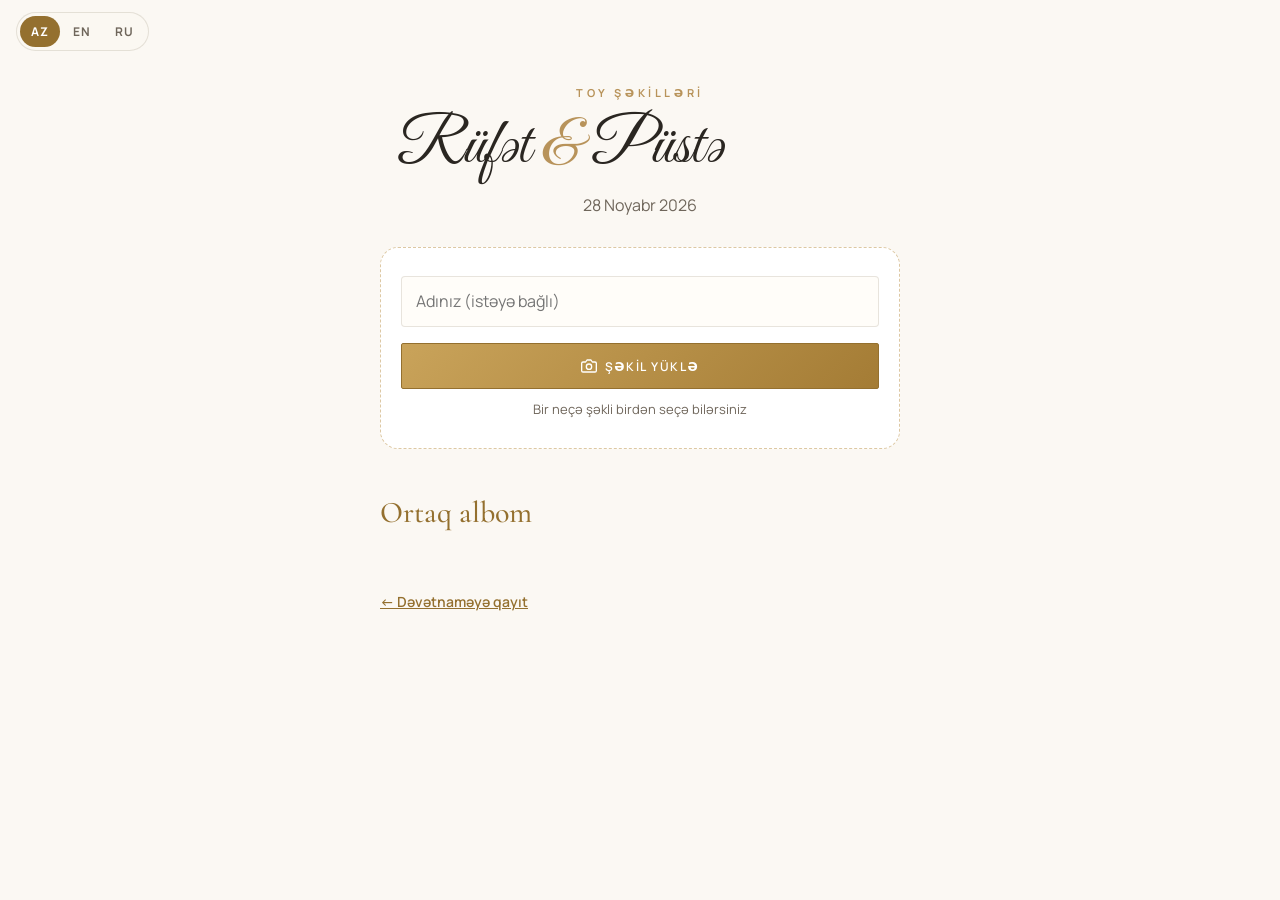
<file: foto.html>
<!doctype html>
<html lang="az">
<head>
<meta charset="utf-8">
<meta name="viewport" content="width=device-width, initial-scale=1, viewport-fit=cover">
<title>Rüfət və Püstə — Toy şəkilləri</title>
<meta property="og:title" content="Rüfət və Püstə — Toy şəkilləri">
<meta property="og:description" content="Toyda çəkdiyiniz şəkilləri bizimlə bölüşün">
<meta property="og:image" content="https://rufat0203.github.io/og-image.jpg?v=2">
<meta name="theme-color" content="#F6EFE3">
<link rel="preconnect" href="https://fonts.googleapis.com">
<link rel="preconnect" href="https://fonts.gstatic.com" crossorigin>
<link href="https://fonts.googleapis.com/css2?family=Great+Vibes&family=Cormorant+Garamond:ital,wght@0,400;0,500;1,500&family=Manrope:wght@400;500;600;700&display=swap" rel="stylesheet">
<link rel="stylesheet" href="assets/style.css?v=15">
<style>
  .photo-hero { padding: 84px 0 28px; text-align: center; }
  .photo-hero .names { font-size: clamp(44px, 13vw, 64px); margin: 14px 0 6px; }
  #file { position: absolute; width: 1px; height: 1px; opacity: 0; }
  .album-head { display: flex; justify-content: space-between; align-items: baseline; margin-top: 40px; }
  .album-head h2 { font-family: var(--serif); font-weight: 500; font-size: 30px; color: var(--emerald); }
  .back { display: inline-block; margin: 36px 0 70px; font-size: 14px; font-weight: 600; }
</style>
</head>
<body>
<div class="topbar">
  <div class="lang-switch" role="group" aria-label="Language">
    <button data-lang="az">AZ</button><button data-lang="en">EN</button><button data-lang="ru">RU</button>
  </div>
</div>

<div class="wrap">
  <header class="photo-hero">
    <p class="eyebrow" data-i18n="photos"></p>
    <h1 class="names" id="names"></h1>
    <p class="muted" id="date"></p>
  </header>

  <div class="upload-zone">
    <div class="field"><input class="input" id="who" maxlength="60" data-i18n-ph="your_name" autocomplete="name"></div>
    <input type="file" id="file" accept="image/*" multiple>
    <label for="file" class="btn gold block" id="pick">
      <svg viewBox="0 0 24 24" fill="none" stroke="currentColor" stroke-width="2" stroke-linecap="round" stroke-linejoin="round"><path d="M23 19a2 2 0 0 1-2 2H3a2 2 0 0 1-2-2V8a2 2 0 0 1 2-2h4l2-3h6l2 3h4a2 2 0 0 1 2 2z"/><circle cx="12" cy="13" r="4"/></svg>
      <span data-i18n="upload"></span>
    </label>
    <p class="muted" style="font-size:13px;margin-top:10px" data-i18n="upload_hint"></p>
    <div class="progress" id="prog"><i></i></div>
    <div class="notice" id="msg" role="status"></div>
  </div>

  <div class="album-head"><h2 data-i18n="album"></h2><span class="muted" id="count"></span></div>
  <div class="grid" id="grid"></div>
  <p class="muted center" id="empty" style="margin-top:18px" hidden data-i18n="album_empty"></p>

  <a class="back" href="index.html?skip" id="back">← <span data-i18n="back"></span></a>
</div>

<div class="lightbox" id="lb"><button class="x" id="lbx" aria-label="Close">×</button><img id="lbimg" alt=""></div>

<script src="config.js?v=15"></script>
<script src="assets/core.js?v=15"></script>
<script>
(function () {
  const T = TOY, W = T.W, $ = id => document.getElementById(id);
  let photos = []; // {url, thumb}

  function head() {
    $("names").innerHTML = `${T.esc(T.first)} <span style="color:var(--gold);font-style:normal">&amp;</span> ${T.esc(T.second)}`;
    $("date").textContent = `${T.longDate(W.date)}`;
    document.title = `${T.first} & ${T.second} — ${T.t("photos")}`;
  }
  const g = (T.params.get("g") || "").trim();
  if (g) $("who").value = g;
  try { const saved = localStorage.getItem("toy_who"); if (saved && !g) $("who").value = saved; } catch (e) {}

  function renderGrid() {
    $("grid").innerHTML = photos.map((p, i) => `<button data-i="${i}" aria-label="Foto ${i + 1}"><img loading="lazy" src="${T.esc(p.thumb || p.url)}" alt=""></button>`).join("");
    $("empty").hidden = photos.length > 0;
    $("count").textContent = photos.length ? photos.length : "";
  }
  $("grid").addEventListener("click", e => {
    const b = e.target.closest("button[data-i]"); if (!b) return;
    $("lbimg").src = photos[+b.dataset.i].url; $("lb").classList.add("show");
  });
  $("lbx").onclick = () => $("lb").classList.remove("show");
  $("lb").addEventListener("click", e => { if (e.target.id === "lb") $("lb").classList.remove("show"); });

  async function load() {
    const sb = await T.sb().catch(() => null);
    if (!sb) return renderGrid();
    const { data, error } = await sb.from("photos").select("path,created_at").order("created_at", { ascending: false }).limit(1000);
    if (!error) photos = (data || []).map(r => ({ url: T.photoUrl(r.path) }));
    renderGrid();
  }

  /* Şəkli brauzerdə kiçildib JPEG-ə çevirir (yaddaşa qənaət) */
  async function compress(file) {
    const max = W.photoMaxSide || 1800, q = W.photoQuality || .82;
    let bmp;
    try { bmp = await createImageBitmap(file, { imageOrientation: "from-image" }); }
    catch (e) {
      bmp = await new Promise((res, rej) => { const im = new Image(); im.onload = () => res(im); im.onerror = rej; im.src = URL.createObjectURL(file); });
    }
    const w0 = bmp.width, h0 = bmp.height, k = Math.min(1, max / Math.max(w0, h0));
    const c = document.createElement("canvas"); c.width = Math.round(w0 * k); c.height = Math.round(h0 * k);
    c.getContext("2d").drawImage(bmp, 0, 0, c.width, c.height);
    return await new Promise(res => c.toBlob(res, "image/jpeg", q));
  }

  function note(kind, text) { const m = $("msg"); m.className = `notice show ${kind}`; m.textContent = text; }

  $("file").addEventListener("change", async e => {
    const files = [...e.target.files].filter(f => f.type.startsWith("image/")).slice(0, 30);
    e.target.value = "";
    if (!files.length) return;
    const who = $("who").value.trim().slice(0, 60);
    try { localStorage.setItem("toy_who", who); } catch (e) {}
    const sb = await T.sb().catch(() => null);
    const bar = $("prog"); bar.classList.add("show");
    $("pick").setAttribute("aria-disabled", "true"); $("pick").style.pointerEvents = "none";
    let done = 0, ok = 0;
    note("ok", T.t("uploading", { done: 0, total: files.length }));
    for (const f of files) {
      try {
        const blob = await compress(f);
        if (sb) {
          const path = `${new Date().toISOString().slice(0, 10)}/${Date.now()}-${Math.random().toString(36).slice(2, 8)}.jpg`;
          const up = await sb.storage.from("photos").upload(path, blob, { contentType: "image/jpeg", cacheControl: "31536000" });
          if (up.error) throw up.error;
          const ins = await sb.from("photos").insert({ path, uploader: who || null });
          if (ins.error) throw ins.error;
          photos.unshift({ url: T.photoUrl(path) });
        } else {
          photos.unshift({ url: URL.createObjectURL(blob) });
        }
        ok++;
      } catch (err) { console.error(err); }
      done++;
      bar.firstChild.style.width = (done / files.length * 100) + "%";
      note("ok", T.t("uploading", { done, total: files.length }));
      renderGrid();
    }
    $("pick").removeAttribute("aria-disabled"); $("pick").style.pointerEvents = "";
    setTimeout(() => { bar.classList.remove("show"); bar.firstChild.style.width = 0; }, 800);
    if (ok) note("ok", T.t("uploaded", { n: ok })); else note("err", T.t("err"));
  });

  T.initLangSwitch();
  document.addEventListener("langchange", head);
  head(); load();
  if (T.isDemo) { const b = document.createElement("div"); b.className = "demo-bar"; b.dataset.i18n = "demo"; b.textContent = T.t("demo"); document.body.appendChild(b); }
})();
</script>
</body>
</html>
</file>
<file: assets/style.css>
:root {
  --ivory: #F6F1E7;
  --paper: #FBF8F2;
  --ink: #1D2622;
  --ink-soft: #55605A;
  --emerald: #1E4D3F;
  --emerald-deep: #13352B;
  --gold: #B08D57;
  --gold-soft: #D9C29A;
  --line: rgba(29, 38, 34, .12);
  --ok: #2F6B4F;
  --err: #9B3B3B;
  --radius: 18px;
  --shadow: 0 1px 2px rgba(19, 53, 43, .06), 0 10px 30px rgba(19, 53, 43, .08);
  --serif: "Cormorant Garamond", "Times New Roman", serif;
  --sans: "Manrope", system-ui, -apple-system, "Segoe UI", sans-serif;
}

* { box-sizing: border-box; margin: 0; padding: 0; }
[hidden] { display: none !important; }
html { -webkit-text-size-adjust: 100%; scroll-behavior: smooth; }
body {
  font-family: var(--sans);
  color: var(--ink);
  background: var(--ivory);
  line-height: 1.6;
  font-size: 16px;
  -webkit-font-smoothing: antialiased;
}
body.locked { overflow: hidden; }
img { max-width: 100%; display: block; }
button, input, textarea, select { font: inherit; color: inherit; }
a { color: var(--emerald); }

.wrap { max-width: 560px; margin: 0 auto; padding: 0 20px; }

/* ---------- Top bar ---------- */
.topbar {
  position: fixed; inset: 0 0 auto 0; z-index: 40;
  display: flex; justify-content: space-between; align-items: center;
  padding: 12px 16px; pointer-events: none;
}
.topbar > * { pointer-events: auto; }
.lang-switch { display: flex; gap: 2px; background: rgba(251, 248, 242, .88); backdrop-filter: blur(8px);
  border: 1px solid var(--line); border-radius: 999px; padding: 3px; }
.lang-switch button { border: 0; background: transparent; padding: 6px 11px; border-radius: 999px;
  font-size: 12px; font-weight: 700; letter-spacing: .08em; cursor: pointer; color: var(--ink-soft); }
.lang-switch button[aria-pressed="true"] { background: var(--emerald); color: var(--paper); }
.music-btn { width: 40px; height: 40px; border-radius: 50%; border: 1px solid var(--line);
  background: rgba(251, 248, 242, .88); backdrop-filter: blur(8px); cursor: pointer;
  display: grid; place-items: center; color: var(--emerald); }
.music-btn[hidden] { display: none; }
.music-btn svg { width: 18px; height: 18px; }
.music-btn.playing .bars rect { animation: eq 1s ease-in-out infinite; transform-origin: bottom; }
.music-btn.playing .bars rect:nth-child(2) { animation-delay: .2s; }
.music-btn.playing .bars rect:nth-child(3) { animation-delay: .4s; }
@keyframes eq { 0%, 100% { transform: scaleY(.4); } 50% { transform: scaleY(1); } }

/* ---------- Envelope intro ---------- */
.intro {
  position: fixed; inset: 0; z-index: 60;
  background: radial-gradient(120% 90% at 50% 20%, #24604E 0%, var(--emerald-deep) 70%);
  display: flex; flex-direction: column; align-items: center; justify-content: center; gap: 28px;
  transition: opacity .9s ease, visibility .9s;
  overflow: hidden;
}
.intro::before { /* faint lattice */
  content: ""; position: absolute; inset: 0; opacity: .08;
  background-image: radial-gradient(circle at 1px 1px, var(--gold-soft) 1px, transparent 0);
  background-size: 22px 22px;
}
.intro.gone { opacity: 0; visibility: hidden; }
.envelope {
  position: relative; width: min(82vw, 340px); aspect-ratio: 1.45; cursor: pointer;
  perspective: 1200px; border: 0; background: none;
}
.env-back, .env-front, .env-flap, .env-card { position: absolute; left: 0; right: 0; }
.env-back { inset: 0; background: #E9DFCB; border-radius: 6px; box-shadow: 0 20px 50px rgba(0, 0, 0, .35); }
.env-card {
  left: 7%; right: 7%; top: 8%; bottom: 8%; background: var(--paper); border-radius: 4px;
  display: flex; flex-direction: column; align-items: center; justify-content: center; gap: 2px;
  transition: transform 1s cubic-bezier(.2, .8, .2, 1) .45s, opacity .25s ease .3s; z-index: 1; opacity: 0;
  border: 1px solid rgba(176, 141, 87, .4);
}
.env-card .small { font-size: 9px; letter-spacing: .3em; color: var(--gold); font-weight: 700; }
.env-card .nm { font-family: var(--serif); font-style: italic; font-size: clamp(24px, 7vw, 32px); color: var(--emerald); line-height: 1.1; }
.env-front {
  inset: 0; z-index: 2; border-radius: 6px;
  background:
    linear-gradient(to top right, #F1E8D6 49.6%, transparent 50%) left / 50.5% 100% no-repeat,
    linear-gradient(to top left, #F1E8D6 49.6%, transparent 50%) right / 50.5% 100% no-repeat;
}
.env-front::after { content: ""; position: absolute; inset: 0; border-radius: 6px;
  background: linear-gradient(to top, #EDE3CF 0 46%, transparent 46%);
  clip-path: polygon(0 100%, 50% 52%, 100% 100%); }
.env-flap {
  top: 0; height: 56%; z-index: 3; transform-origin: top center;
  transition: transform .8s cubic-bezier(.4, 0, .2, 1), z-index 0s .4s;
  background: #E4D7BE; clip-path: polygon(0 0, 100% 0, 50% 100%);
  filter: drop-shadow(0 2px 2px rgba(0, 0, 0, .1));
}
.seal {
  position: absolute; z-index: 4; left: 50%; top: 56%; transform: translate(-50%, -50%);
  width: 70px; height: 70px; border-radius: 50%;
  background: radial-gradient(circle at 35% 30%, #D7B97F, #A57E43 60%, #7E5E2D);
  box-shadow: 0 4px 10px rgba(0, 0, 0, .3), inset 0 0 0 3px rgba(255, 255, 255, .15), inset 0 0 0 7px rgba(126, 94, 45, .35);
  display: grid; place-items: center; color: #FFF6E2;
  font-family: var(--serif); font-style: italic; font-size: 20px; font-weight: 600;
  transition: opacity .35s ease, transform .35s ease;
  animation: pulse 2.4s ease-in-out infinite;
}
@keyframes pulse { 0%, 100% { transform: translate(-50%, -50%) scale(1); } 50% { transform: translate(-50%, -50%) scale(1.06); } }
.intro.opening .seal { opacity: 0; transform: translate(-50%, -50%) scale(.6); animation: none; }
.intro.opening .env-flap { transform: rotateX(180deg); z-index: 0; }
.intro.opening .env-card { transform: translateY(-46%); opacity: 1; }
.intro .tap { color: var(--gold-soft); font-size: 13px; letter-spacing: .12em; text-transform: uppercase; text-align: center; padding: 0 24px; }
.intro .lang-switch { position: absolute; top: 14px; right: 14px; background: rgba(255, 255, 255, .08); border-color: rgba(217, 194, 154, .3); }
.intro .lang-switch button { color: var(--gold-soft); }
.intro .lang-switch button[aria-pressed="true"] { background: var(--gold-soft); color: var(--emerald-deep); }

/* ---------- Hero ---------- */
.hero { min-height: 100svh; display: flex; align-items: center; text-align: center; padding: 90px 0 60px;
  background:
    radial-gradient(80% 50% at 50% 0%, rgba(176, 141, 87, .14), transparent 70%),
    var(--ivory); }
.hero .wrap { width: 100%; }
.eyebrow { font-size: 11px; letter-spacing: .32em; font-weight: 700; color: var(--gold); text-transform: uppercase; }
.names { font-family: var(--serif); font-weight: 500; font-style: italic; color: var(--emerald);
  font-size: clamp(54px, 16vw, 84px); line-height: .95; margin: 22px 0 8px; }
.names .amp { display: block; font-size: .45em; color: var(--gold); margin: 6px 0; font-style: normal; }
.hero-date { font-family: var(--serif); font-size: 26px; letter-spacing: .12em; margin-top: 18px; }
.hero-sub { color: var(--ink-soft); font-size: 14px; letter-spacing: .04em; }
.guest-line { font-family: var(--serif); font-size: 22px; color: var(--emerald); margin-top: 34px; font-style: italic; }
.invite-text { font-family: var(--serif); font-size: 20px; line-height: 1.5; color: var(--ink); margin: 12px auto 0; max-width: 30ch; }
.ornament { color: var(--gold); width: 150px; margin: 0 auto; }
.scroll-cue { margin-top: 40px; color: var(--gold); font-size: 22px; animation: bob 2s ease-in-out infinite; display: inline-block; text-decoration: none; }
@keyframes bob { 0%, 100% { transform: translateY(0); } 50% { transform: translateY(6px); } }

/* ---------- Sections ---------- */
section.block { padding: 64px 0; }
section.block.alt { background: var(--paper); }
.sec-title { font-family: var(--serif); font-weight: 500; font-size: clamp(34px, 9vw, 42px); color: var(--emerald);
  text-align: center; line-height: 1.1; }
.sec-head { text-align: center; margin-bottom: 30px; }
.sec-head .ornament { width: 90px; margin-top: 10px; }
.muted { color: var(--ink-soft); }
.center { text-align: center; }

/* Countdown */
.countdown { display: grid; grid-template-columns: repeat(4, 1fr); gap: 10px; }
.cd-cell { background: var(--paper); border: 1px solid var(--line); border-radius: 14px; padding: 16px 4px 12px; text-align: center; }
section.block.alt .cd-cell { background: var(--ivory); }
.cd-num { font-family: var(--serif); font-size: clamp(32px, 10vw, 44px); color: var(--emerald); line-height: 1; font-variant-numeric: tabular-nums; }
.cd-lbl { font-size: 10px; letter-spacing: .14em; text-transform: uppercase; color: var(--ink-soft); margin-top: 6px; font-weight: 600; }
.cd-msg { text-align: center; font-family: var(--serif); font-size: 26px; color: var(--emerald); }

/* Story */
.story { position: relative; padding-left: 28px; }
.story::before { content: ""; position: absolute; left: 7px; top: 6px; bottom: 6px; width: 1px; background: var(--gold-soft); }
.story-item { position: relative; padding-bottom: 26px; }
.story-item:last-child { padding-bottom: 0; }
.story-item::before { content: ""; position: absolute; left: -26px; top: 7px; width: 11px; height: 11px; border-radius: 50%;
  background: var(--paper); border: 2px solid var(--gold); }
.story-year { font-size: 12px; letter-spacing: .2em; font-weight: 700; color: var(--gold); }
.story-title { font-family: var(--serif); font-size: 24px; color: var(--emerald); line-height: 1.2; }

/* Venue */
.card { background: var(--paper); border: 1px solid var(--line); border-radius: var(--radius); box-shadow: var(--shadow); overflow: hidden; }
section.block.alt .card { background: var(--ivory); }
.venue-info { padding: 22px; text-align: center; }
.venue-name { font-family: var(--serif); font-size: 28px; color: var(--emerald); line-height: 1.15; }
.map { width: 100%; height: 240px; border: 0; display: block; background: #E8E2D4; }
.btn-row { display: flex; flex-wrap: wrap; gap: 10px; justify-content: center; margin-top: 18px; }
.btn {
  display: inline-flex; align-items: center; justify-content: center; gap: 8px;
  min-height: 46px; padding: 0 20px; border-radius: 999px; border: 1px solid var(--emerald);
  background: var(--emerald); color: var(--paper); font-weight: 600; font-size: 14px; text-decoration: none;
  cursor: pointer; transition: transform .15s ease, background .2s ease;
}
.btn:active { transform: scale(.98); }
.btn.ghost { background: transparent; color: var(--emerald); }
.btn.gold { background: var(--gold); border-color: var(--gold); color: #fff; }
.btn[disabled] { opacity: .55; cursor: default; }
.btn svg { width: 16px; height: 16px; }
.btn.block { width: 100%; }

/* Program */
.program { list-style: none; }
.program li { display: grid; grid-template-columns: 74px 1fr; gap: 14px; align-items: baseline; padding: 14px 0; border-bottom: 1px solid var(--line); }
.program li:last-child { border-bottom: 0; }
.program .tm { font-family: var(--serif); font-size: 24px; color: var(--gold); font-variant-numeric: tabular-nums; }
.program .ti { font-size: 16px; font-weight: 500; }

/* Dress code */
.dress { text-align: center; }
.dress-title { font-family: var(--serif); font-size: 30px; color: var(--emerald); }
.swatches { display: flex; justify-content: center; gap: 12px; margin-top: 18px; }
.swatch { width: 38px; height: 38px; border-radius: 50%; border: 3px solid var(--paper); box-shadow: 0 0 0 1px var(--line); }

/* Forms */
.field { margin-bottom: 16px; }
.field label, .lbl { display: block; font-size: 12px; font-weight: 700; letter-spacing: .08em; text-transform: uppercase; color: var(--ink-soft); margin-bottom: 6px; }
.input, textarea.input {
  width: 100%; min-height: 48px; padding: 12px 14px; border-radius: 12px; border: 1px solid var(--line);
  background: #fff; outline: none; transition: border-color .2s, box-shadow .2s; font-size: 16px;
}
textarea.input { min-height: 96px; resize: vertical; }
.input:focus { border-color: var(--gold); box-shadow: 0 0 0 3px rgba(176, 141, 87, .18); }
.choices { display: grid; gap: 8px; }
.choice { position: relative; }
.field .choice { text-transform: none; letter-spacing: 0; font-size: 16px; color: var(--ink); margin: 0; font-weight: 400; }
.choice input { position: absolute; opacity: 0; inset: 0; cursor: pointer; }
.choice span { display: flex; align-items: center; gap: 10px; min-height: 50px; padding: 0 16px; border: 1px solid var(--line);
  border-radius: 12px; background: #fff; font-weight: 600; transition: all .2s; }
.choice span::before { content: ""; width: 18px; height: 18px; border-radius: 50%; border: 2px solid var(--gold-soft); flex: none; transition: all .2s; }
.choice input:checked + span { border-color: var(--emerald); background: rgba(30, 77, 63, .05); }
.choice input:checked + span::before { border: 6px solid var(--emerald); }
.choice input:focus-visible + span { box-shadow: 0 0 0 3px rgba(176, 141, 87, .3); }
.stepper { display: flex; align-items: center; gap: 0; border: 1px solid var(--line); border-radius: 12px; background: #fff; width: max-content; }
.stepper button { width: 48px; height: 48px; border: 0; background: none; font-size: 22px; color: var(--emerald); cursor: pointer; }
.stepper output { min-width: 40px; text-align: center; font-weight: 700; font-size: 18px; }
.notice { margin-top: 14px; padding: 14px 16px; border-radius: 12px; font-size: 15px; display: none; }
.notice.show { display: block; }
.notice.ok { background: rgba(47, 107, 79, .1); color: var(--ok); }
.notice.err { background: rgba(155, 59, 59, .08); color: var(--err); }

/* Seating */
.seat-form { display: flex; gap: 8px; }
.seat-form .input { flex: 1; }
.seat-result { margin-top: 16px; text-align: center; font-family: var(--serif); font-size: 24px; color: var(--emerald); min-height: 1.4em; }
.seat-result.none { font-family: var(--sans); font-size: 15px; color: var(--ink-soft); }
.seat-result b { color: var(--gold); font-weight: 600; }

/* Guestbook */
.wishes { margin-top: 24px; display: grid; gap: 12px; }
.wish { background: #fff; border: 1px solid var(--line); border-radius: 14px; padding: 14px 16px; }
.wish p { font-family: var(--serif); font-size: 19px; line-height: 1.4; }
.wish .who { font-size: 12px; font-weight: 700; letter-spacing: .08em; color: var(--gold); margin-top: 6px; text-transform: uppercase; }

/* Photos */
.photo-cta { text-align: center; }
.qr-art { width: 120px; height: 120px; margin: 0 auto 18px; color: var(--emerald); }

/* Footer */
footer { padding: 56px 0 80px; text-align: center; background: var(--emerald-deep); color: var(--gold-soft); }
footer .names { font-size: 44px; color: var(--paper); margin: 10px 0; }
footer .ornament { color: var(--gold-soft); }
.demo-bar { position: fixed; left: 12px; right: 12px; bottom: 12px; z-index: 30; background: rgba(29, 38, 34, .9); color: #F6F1E7;
  font-size: 12px; padding: 8px 12px; border-radius: 10px; text-align: center; }

/* Reveal on scroll */
.reveal { opacity: 0; transform: translateY(18px); transition: opacity .8s ease, transform .8s ease; }
.reveal.in { opacity: 1; transform: none; }

/* Gallery (foto.html) */
.grid { display: grid; grid-template-columns: repeat(3, 1fr); gap: 4px; margin-top: 18px; }
.grid button { border: 0; padding: 0; aspect-ratio: 1; overflow: hidden; background: #E8E2D4; cursor: zoom-in; border-radius: 4px; }
.grid img { width: 100%; height: 100%; object-fit: cover; }
.lightbox { position: fixed; inset: 0; z-index: 80; background: rgba(10, 18, 15, .94); display: none; align-items: center; justify-content: center; padding: 16px; }
.lightbox.show { display: flex; }
.lightbox img { max-height: 88vh; border-radius: 6px; }
.lightbox .x { position: absolute; top: 12px; right: 12px; width: 44px; height: 44px; border-radius: 50%; border: 0; background: rgba(255, 255, 255, .12); color: #fff; font-size: 22px; cursor: pointer; }
.progress { height: 6px; border-radius: 6px; background: var(--line); overflow: hidden; margin-top: 14px; display: none; }
.progress.show { display: block; }
.progress i { display: block; height: 100%; width: 0; background: var(--gold); transition: width .3s; }
.upload-zone { border: 1.5px dashed var(--gold-soft); border-radius: var(--radius); padding: 28px 20px; text-align: center; background: var(--paper); }

@media (prefers-reduced-motion: reduce) {
  *, *::before, *::after { animation: none !important; transition: none !important; }
  .reveal { opacity: 1; transform: none; }
}
@media (min-width: 720px) {
  .choices.three { grid-template-columns: repeat(3, 1fr); }
  .choices.two { grid-template-columns: repeat(2, 1fr); }
}

/* =========================================================
   Ağ-qızılı tema
   ========================================================= */
:root[data-theme="white-gold"] {
  --ivory: #FBF8F3;
  --paper: #FFFFFF;
  --ink: #2A2621;
  --ink-soft: #6F665B;
  --emerald: #94702F;        /* əsas vurğu: başlıqlar, düymələr */
  --emerald-deep: #3B3127;
  --gold: #B8935A;
  --gold-soft: #DDC8A3;
  --line: rgba(70, 50, 20, .12);
  --shadow: 0 1px 2px rgba(80, 60, 30, .05), 0 12px 32px rgba(80, 60, 30, .08);
}
[data-theme="white-gold"] .intro {
  background: radial-gradient(120% 90% at 50% 25%, #FFFFFF 0%, #F6EFE3 55%, #EADDC6 100%);
}
[data-theme="white-gold"] .intro::before { opacity: .35; }
[data-theme="white-gold"] .intro .tap { color: #8C6A31; }
[data-theme="white-gold"] .intro .lang-switch { background: rgba(255, 255, 255, .7); border-color: rgba(148, 112, 47, .25); }
[data-theme="white-gold"] .intro .lang-switch button { color: #8C6A31; }
[data-theme="white-gold"] .intro .lang-switch button[aria-pressed="true"] { background: #94702F; color: #fff; }
[data-theme="white-gold"] .env-back { background: #EFE6D6; box-shadow: 0 24px 50px rgba(120, 90, 40, .25); }
[data-theme="white-gold"] .env-flap { background: #F3EBDC; filter: drop-shadow(0 3px 3px rgba(120, 90, 40, .15)); }
[data-theme="white-gold"] .env-front { background:
    linear-gradient(to top right, #FAF5EC 49.6%, transparent 50%) left / 50.5% 100% no-repeat,
    linear-gradient(to top left, #FAF5EC 49.6%, transparent 50%) right / 50.5% 100% no-repeat; }
[data-theme="white-gold"] .env-front::after { background: linear-gradient(to top, #F6EFE2 0 46%, transparent 46%); }
[data-theme="white-gold"] .env-card { border-color: rgba(184, 147, 90, .55); }
[data-theme="white-gold"] .hero { background:
    radial-gradient(70% 45% at 50% 0%, rgba(221, 200, 163, .35), transparent 70%), var(--ivory); }
[data-theme="white-gold"] .hero-date { color: var(--ink); }
[data-theme="white-gold"] .choice input:checked + span { background: rgba(148, 112, 47, .06); }
[data-theme="white-gold"] .names { padding-bottom: .12em; background: linear-gradient(180deg, #A9853F 0%, #8A6526 100%); -webkit-background-clip: text; background-clip: text; color: transparent; }
[data-theme="white-gold"] .names .amp { -webkit-text-fill-color: var(--gold); }
[data-theme="white-gold"] footer { background: #F3EBDD; color: #6F665B; }
[data-theme="white-gold"] footer .names { background: none; color: var(--emerald); -webkit-text-fill-color: var(--emerald); }
[data-theme="white-gold"] footer .ornament { color: var(--gold); }
[data-theme="white-gold"] .demo-bar { background: rgba(59, 49, 39, .92); }

/* ---- Ağ-qızılı: kağız teksturası, qızılı budaq, parıltı ---- */
:root[data-theme="white-gold"] {
  --noise: url("data:image/svg+xml,%3Csvg xmlns='http://www.w3.org/2000/svg' width='220' height='220'%3E%3Cfilter id='n'%3E%3CfeTurbulence type='fractalNoise' baseFrequency='.85' numOctaves='3' stitchTiles='stitch'/%3E%3CfeColorMatrix values='0 0 0 0 .45 0 0 0 0 .38 0 0 0 0 .28 0 0 0 .14 0'/%3E%3C/filter%3E%3Crect width='100%25' height='100%25' filter='url(%23n)'/%3E%3C/svg%3E");
}
[data-theme="white-gold"] .intro { background:
    var(--noise),
    radial-gradient(120% 90% at 50% 25%, #FFFFFF 0%, #F6EFE3 55%, #EADDC6 100%); background-size: 220px, cover; }
[data-theme="white-gold"] .intro::before { display: none; }
[data-theme="white-gold"] .env-back { background: var(--noise), #EFE6D6; }
[data-theme="white-gold"] .env-card { background: var(--noise), #FFFDF9; }
[data-theme="white-gold"] .env-flap { background: var(--noise), linear-gradient(180deg, #F6EFE2, #EFE4D1); }
.env-sprig { position: absolute; z-index: 5; width: 46%; left: 52%; top: 18%; pointer-events: none;
  color: #B8935A; transition: opacity .3s ease; filter: drop-shadow(0 1px 0 rgba(255,255,255,.7)); }
.intro.opening .env-sprig { opacity: 0; }
[data-theme="emerald"] .env-sprig { display: none; }
.sparkles { position: absolute; inset: 0; width: 100%; height: 100%; pointer-events: none; }
.hero { position: relative; overflow: hidden; }
.hero .wrap { position: relative; z-index: 1; }
.hero-sprig { display: none; width: 150px; margin: 0 auto 6px; color: var(--gold); }
[data-theme="white-gold"] .hero-sprig { display: block; }
[data-theme="white-gold"] .names .amp { font-style: italic; font-size: .38em; letter-spacing: .05em; margin: 10px 0; }
[data-theme="white-gold"] .hero { background: var(--noise), radial-gradient(70% 45% at 50% 0%, rgba(221,200,163,.35), transparent 70%), var(--ivory); background-size: 220px, auto, auto; }

/* Cormorant-da rəqəmlər düz (lining) görünsün: "11" "II" kimi görünməsin */
.hero-date, .cd-num, .program .tm, .names, footer p, .dress-title { font-variant-numeric: lining-nums tabular-nums; }

.program li:has(.ic) { grid-template-columns: 74px 34px 1fr; }
.program .ic { font-size: 20px; text-align: center; }

/* =========================================================
   Başlıq: kiçik yazı, adlar, tarix bloku, 3D üzüklər
   ========================================================= */
.hero-tag { font-family: var(--serif); font-style: italic; font-size: 18px; color: var(--ink-soft); max-width: 26ch; margin: 14px auto 0; line-height: 1.4; }
.names .nm1, .names .nm2 { display: block; }
.names .amp { display: block; }
[data-theme="white-gold"] .names { font-style: normal; font-weight: 500; background: none; color: var(--ink); -webkit-text-fill-color: currentColor; margin: 18px 0 10px; line-height: 1; }
[data-theme="white-gold"] .names .amp { font-style: italic; font-size: .42em; color: var(--gold); -webkit-text-fill-color: var(--gold); margin: 14px 0; }
.dot-divider { display: flex; align-items: center; justify-content: center; gap: 7px; margin: 6px auto 22px; color: var(--gold); }
.dot-divider i { width: 54px; height: 1px; background: currentColor; opacity: .55; }
.dot-divider b { width: 4px; height: 4px; border-radius: 50%; background: currentColor; }
.dot-divider b:nth-of-type(2) { width: 5px; height: 5px; }
.hero-meta p { margin: 0; }
.hm-date { font-family: var(--sans); font-size: 15px; letter-spacing: .12em; color: var(--ink-soft); font-variant-numeric: lining-nums; }
.hm-day { font-size: 11px; font-weight: 700; letter-spacing: .26em; color: var(--gold); margin-top: 4px !important; }
.hm-time { font-size: 15px; color: var(--ink-soft); margin-top: 4px !important; font-variant-numeric: lining-nums; }
.hm-venue { font-size: 11px; font-weight: 700; letter-spacing: .3em; color: var(--gold); margin-top: 18px !important; }
.hero .hero-sprig { display: none !important; }

.rings { position: relative; display: flex; justify-content: center; align-items: center; height: 170px; margin: 26px auto 6px; perspective: 700px; }
.ring { position: relative; width: 112px; height: 112px; transform-style: preserve-3d; animation: sway 5.5s ease-in-out infinite alternate;
  filter: drop-shadow(0 14px 14px rgba(120, 85, 30, .22)); }
.ring svg { position: absolute; inset: 0; width: 100%; height: 100%; backface-visibility: visible; }
.ring.rg2 { margin-left: -30px; margin-top: 8px; width: 104px; height: 104px; animation-name: sway2; animation-duration: 6.2s; }
.gem { position: absolute; left: 50%; top: -3px; width: 13px; height: 13px; transform: translate(-50%, 0) rotate(45deg) translateZ(4px);
  background: linear-gradient(135deg, #fff 0%, #E9F2FF 40%, #BFD3EA 70%, #fff 100%); box-shadow: 0 0 10px rgba(255,255,255,.9), 0 0 2px rgba(120,140,170,.6); border-radius: 2px; }
@keyframes sway { from { transform: rotateY(-62deg) rotateZ(-10deg); } to { transform: rotateY(58deg) rotateZ(6deg); } }
@keyframes sway2 { from { transform: rotateY(55deg) rotateZ(8deg); } to { transform: rotateY(-60deg) rotateZ(-6deg); } }

/* Bölmə başlıqlarının üstündəki kiçik qızılı yazı */
.sec-head .eyebrow { margin-bottom: 8px; font-size: 10px; letter-spacing: .34em; }
[data-theme="white-gold"] .sec-title { color: var(--ink); font-size: clamp(30px, 8vw, 38px); }
/* Geri sayım: kvadrat qutular */
[data-theme="white-gold"] .countdown { max-width: 340px; margin: 0 auto; gap: 16px; }
[data-theme="white-gold"] .cd-cell { background: #fff; border-radius: 4px; padding: 0; aspect-ratio: 1; display: flex; flex-direction: column; justify-content: center; box-shadow: 0 2px 10px rgba(120, 90, 40, .07); border-color: rgba(184,147,90,.18); position: relative; margin-bottom: 22px; }
[data-theme="white-gold"] .cd-num { font-size: 28px; color: var(--ink); }
[data-theme="white-gold"] .cd-lbl { position: absolute; left: 0; right: 0; bottom: -24px; font-size: 9px; letter-spacing: .2em; }

/* =========================================================
   v3: musiqi düyməsi, 3D üzüklər, künc naxışları, QR kart,
   proqram xətti, kağız kartlar
   ========================================================= */
/* Musiqi — ekranın sağ altında görünən düymə */
.music-btn { position: fixed; right: 16px; bottom: 18px; width: auto; height: 46px; padding: 0 18px 0 8px; gap: 10px;
  display: flex; align-items: center; border-radius: 999px; z-index: 45;
  background: rgba(255, 255, 255, .92); border: 1px solid rgba(184, 147, 90, .35);
  box-shadow: 0 8px 24px rgba(120, 90, 40, .16); color: var(--emerald); }
.music-btn .mb-ic { width: 32px; height: 32px; border-radius: 50%; display: grid; place-items: center;
  background: linear-gradient(135deg, #D9B66E, #A47C35); color: #fff; }
.music-btn .mb-ic svg { width: 16px; height: 16px; }
.music-btn .bars { display: none; }
.music-btn.playing .bars { display: block; }
.music-btn.playing .note { display: none; }
.music-btn .mb-lbl { font-size: 12px; font-weight: 700; letter-spacing: .06em; white-space: nowrap; }
.music-btn:not(.playing) .mb-ic { animation: pulse-ring 2s ease-out infinite; }
@keyframes pulse-ring { 0% { box-shadow: 0 0 0 0 rgba(184,147,90,.55); } 100% { box-shadow: 0 0 0 12px rgba(184,147,90,0); } }
.demo-bar ~ .topbar .music-btn, body:has(.demo-bar) .music-btn { bottom: 64px; }

/* 3D üzüklər */
.rings { height: 200px; max-width: 340px; }
.rings .rings-canvas { position: absolute; inset: 0; width: 100% !important; height: 100% !important; }
.rings.webgl .ring { display: none; }
.rings::after { content: ""; position: absolute; left: 22%; right: 22%; bottom: 10px; height: 18px; border-radius: 50%;
  background: radial-gradient(closest-side, rgba(120, 85, 30, .22), transparent); filter: blur(2px); }

/* Künc naxışları */
.garland { position: absolute; top: -6px; width: min(46vw, 230px); aspect-ratio: 1; color: var(--gold); opacity: .38; pointer-events: none; z-index: 0; }
.garland.left { left: -10px; }
.garland.right { right: -10px; transform: scaleX(-1); }
[data-theme="emerald"] .garland { display: none; }

/* QR kart */
.qr-card { position: relative; width: min(260px, 78vw); margin: 4px auto 22px; padding: 22px 22px 16px; background: #fff;
  border: 1px solid rgba(184, 147, 90, .35); box-shadow: 0 10px 30px rgba(120, 90, 40, .1); }
.qr-card::before { content: ""; position: absolute; inset: 7px; border: 1px solid rgba(184, 147, 90, .22); pointer-events: none; }
.qr-svg { color: #1E1A15; }
.qr-svg svg { display: block; width: 100%; height: auto; }
.qc-cap { margin-top: 12px; font-size: 10px; font-weight: 700; letter-spacing: .26em; color: var(--gold); text-transform: uppercase; }
.qc-corner { position: absolute; width: 16px; height: 16px; border-color: var(--gold); border-style: solid; border-width: 0; }
.qc-corner.tl { top: -1px; left: -1px; border-top-width: 2px; border-left-width: 2px; }
.qc-corner.tr { top: -1px; right: -1px; border-top-width: 2px; border-right-width: 2px; }
.qc-corner.bl { bottom: -1px; left: -1px; border-bottom-width: 2px; border-left-width: 2px; }
.qc-corner.br { bottom: -1px; right: -1px; border-bottom-width: 2px; border-right-width: 2px; }

/* Proqram — şaquli zaman xətti */
.program { position: relative; max-width: 420px; margin: 0 auto; }
.program::before { content: ""; position: absolute; left: 23px; top: 26px; bottom: 26px; width: 1px;
  background: linear-gradient(var(--gold-soft), var(--gold), var(--gold-soft)); }
.program li, .program li:has(.ic) { display: grid; grid-template-columns: 48px 1fr; gap: 16px; align-items: center; padding: 12px 0; border: 0; }
.program .ic { position: relative; z-index: 1; width: 48px; height: 48px; border-radius: 50%; display: grid; place-items: center;
  background: #fff; border: 1px solid rgba(184, 147, 90, .45); box-shadow: 0 4px 12px rgba(120, 90, 40, .08); font-size: 20px; }
.program .pt { display: flex; flex-direction: column; text-align: left; }
.program .tm { font-size: 22px; line-height: 1.1; }
.program .ti { font-size: 15px; color: var(--ink); }

/* Kağız kartlar: RSVP və təbrik formaları */
[data-theme="white-gold"] #rsvpForm, [data-theme="white-gold"] #gbForm {
  background: #fff; padding: 24px 20px; border: 1px solid rgba(184, 147, 90, .28); box-shadow: 0 12px 34px rgba(120, 90, 40, .08); position: relative; }
[data-theme="white-gold"] #rsvpForm::before, [data-theme="white-gold"] #gbForm::before {
  content: ""; position: absolute; inset: 6px; border: 1px solid rgba(184, 147, 90, .16); pointer-events: none; }
[data-theme="white-gold"] .input { background: #FFFDF9; border-radius: 4px; }
[data-theme="white-gold"] .choice span { border-radius: 4px; background: #FFFDF9; }
[data-theme="white-gold"] .btn { border-radius: 2px; letter-spacing: .14em; text-transform: uppercase; font-size: 12px;
  background: linear-gradient(135deg, #B8923F, #94702F); border-color: #94702F; }
[data-theme="white-gold"] .btn.ghost { background: transparent; color: #94702F; }
[data-theme="white-gold"] .btn.gold { background: linear-gradient(135deg, #C9A35A, #A47C35); }
[data-theme="white-gold"] .card { border-radius: 4px; }
[data-theme="white-gold"] .map { filter: sepia(.25) saturate(.85); }
[data-theme="white-gold"] .wish { border-radius: 4px; border-left: 2px solid var(--gold-soft); }
[data-theme="white-gold"] .invite-text { font-style: italic; font-size: 19px; color: var(--ink-soft); }

/* Adlar — Great Vibes (əl yazısı) */
:root { --script: "Great Vibes", "Cormorant Garamond", cursive; }
[data-theme="white-gold"] .names .nm1, [data-theme="white-gold"] .names .nm2 {
  font-family: var(--script); font-weight: 400; font-style: normal; font-size: 1.12em; line-height: 1.05; color: var(--ink); -webkit-text-fill-color: currentColor; }
[data-theme="white-gold"] .names .amp { font-family: var(--serif); }
[data-theme="white-gold"] .env-card .nm, [data-theme="white-gold"] footer .names, .photo-hero .names { font-family: var(--script); font-style: normal; font-weight: 400; }
[data-theme="white-gold"] footer .names { font-size: 52px; }
.photo-hero .names { font-size: clamp(48px, 14vw, 68px); }

/* Adlar — daha açıq, yumşaq qızılı */
[data-theme="white-gold"] .names .nm1, [data-theme="white-gold"] .names .nm2 {
  color: #A8854A; -webkit-text-fill-color: #A8854A; text-shadow: 0 1px 0 rgba(255, 255, 255, .6); }
[data-theme="white-gold"] .names .amp { color: #C9AB76; -webkit-text-fill-color: #C9AB76; }
[data-theme="white-gold"] .env-card .nm, [data-theme="white-gold"] footer .names { color: #A8854A; -webkit-text-fill-color: #A8854A; }

/* Mobil: səhifə sağa-sola sürüşməsin */
html, body { max-width: 100%; overflow-x: hidden; }
@supports (overflow: clip) { html, body { overflow-x: clip; } }
body { overscroll-behavior-x: none; touch-action: pan-y pinch-zoom; }
main, header, section, footer, .intro { max-width: 100vw; overflow-x: clip; }
.garland.left { left: 0; }
.garland.right { right: 0; }

/* Geri sayım — kiçik ekranlarda dörd qutu da tam görünsün */
[data-theme="white-gold"] .countdown { display: grid; grid-template-columns: repeat(4, minmax(0, 1fr)); gap: clamp(6px, 3vw, 16px); width: 100%; max-width: 340px; padding: 0 2px; }
[data-theme="white-gold"] .cd-cell { min-width: 0; min-height: 64px; overflow: visible; }
@supports not (aspect-ratio: 1) { [data-theme="white-gold"] .cd-cell { padding: 18px 0; } }
[data-theme="white-gold"] .cd-num { font-size: clamp(22px, 7.2vw, 28px); }
[data-theme="white-gold"] .cd-lbl { font-size: clamp(8px, 2.4vw, 9px); letter-spacing: .14em; }

/* Musiqi düyməsi: musiqi başlayandan bir neçə saniyə sonra kiçik dairəyə çevrilir, heç nəyi örtmür */
.music-btn { transition: padding .4s ease, gap .4s ease; }
.music-btn .mb-lbl { transition: max-width .4s ease, opacity .3s ease; max-width: 200px; overflow: hidden; }
.music-btn.compact { padding: 0 6px; gap: 0; }
.music-btn.compact .mb-lbl { max-width: 0; opacity: 0; }

/* Adlar pilləli: Rüfət solda, Püstə sağda */
[data-theme="white-gold"] .names { max-width: 360px; margin-left: auto; margin-right: auto; }
[data-theme="white-gold"] .names .nm1 { text-align: center; transform: translateX(-11%); }
[data-theme="white-gold"] .names .nm2 { text-align: center; transform: translateX(11%); }
[data-theme="white-gold"] .names .amp { margin: 4px 0 6px; }
</file>
